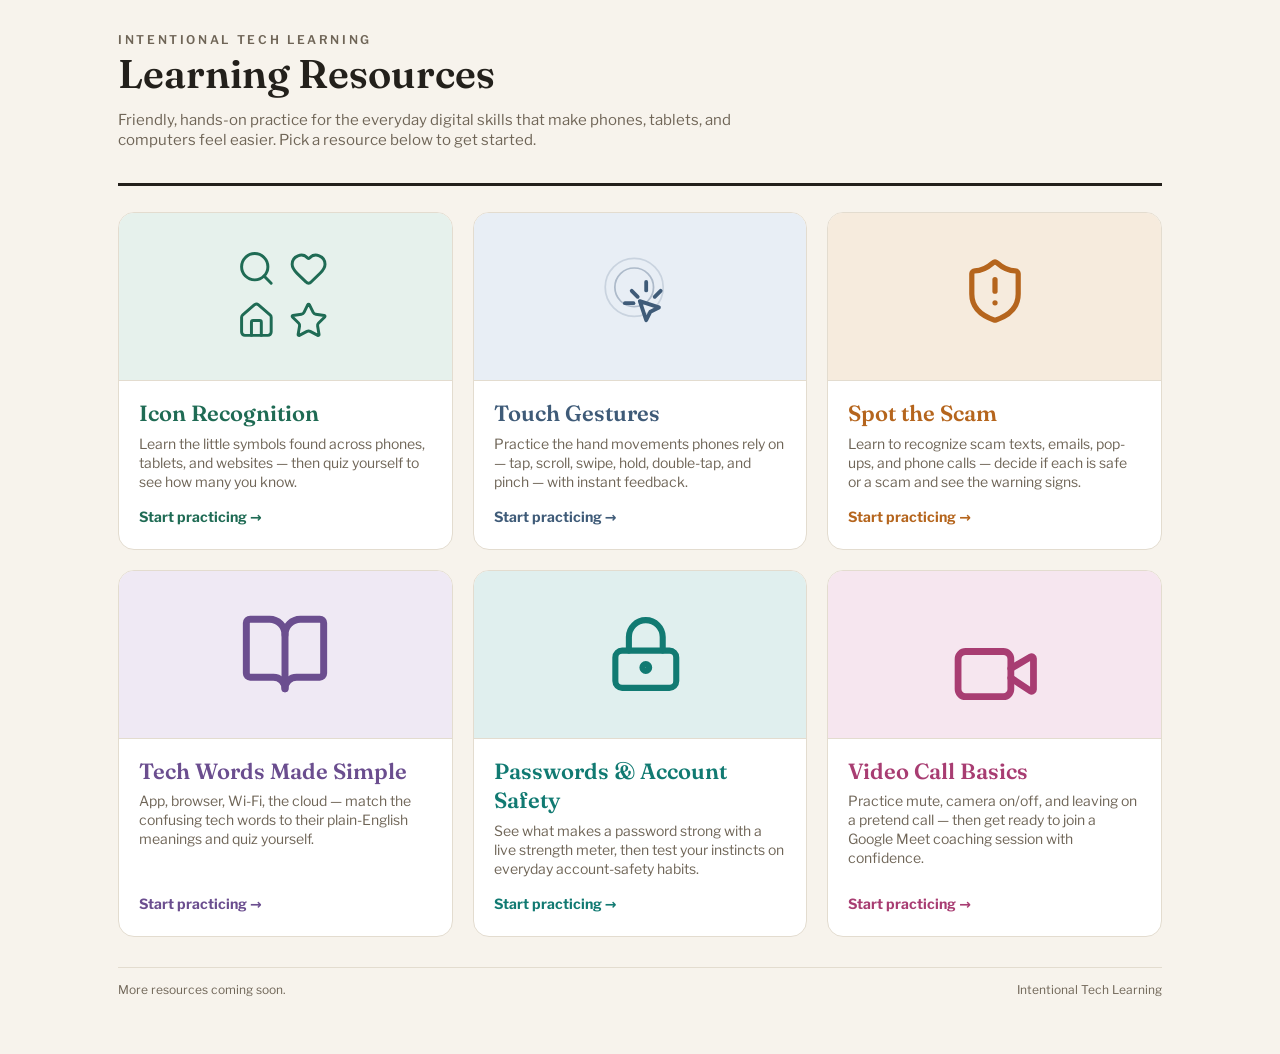
<file: index.html>
<!doctype html>
<html lang="en">
  <head>
    <meta charset="utf-8" />
    <meta name="viewport" content="width=device-width, initial-scale=1" />
    <title>Learning Resources</title>
    <link rel="preconnect" href="https://fonts.googleapis.com" />
    <link rel="preconnect" href="https://fonts.gstatic.com" crossorigin />
    <link
      href="https://fonts.googleapis.com/css2?family=Fraunces:opsz,wght@9..144,500;9..144,600;9..144,700&family=Libre+Franklin:wght@400;500;600;700&display=swap"
      rel="stylesheet"
    />
    <link rel="stylesheet" href="styles.css" />
  </head>
  <body>
    <div class="wrap">
      <header class="head">
        <div class="kicker">Intentional Tech Learning</div>
        <h1>Learning Resources</h1>
        <p class="sub">
          Friendly, hands-on practice for the everyday digital skills that make
          phones, tablets, and computers feel easier. Pick a resource below to
          get started.
        </p>
      </header>

      <div class="resource-grid">
        <a class="resource-card rc-icons" href="icons.html">
          <div class="rc-art">
            <svg
              viewBox="0 0 120 120"
              xmlns="http://www.w3.org/2000/svg"
              fill="none"
              stroke="currentColor"
              stroke-width="1.8"
              stroke-linecap="round"
              stroke-linejoin="round"
              aria-hidden="true"
            >
              <g transform="translate(10,10) scale(1.7)">
                <path d="m21 21-4.34-4.34" />
                <circle cx="11" cy="11" r="8" />
              </g>
              <g transform="translate(64,10) scale(1.7)">
                <path
                  d="M2 9.5a5.5 5.5 0 0 1 9.591-3.676.56.56 0 0 0 .818 0A5.49 5.49 0 0 1 22 9.5c0 2.29-1.5 4-3 5.5l-5.492 5.313a2 2 0 0 1-3 .019L5 15c-1.5-1.5-3-3.2-3-5.5"
                />
              </g>
              <g transform="translate(10,64) scale(1.7)">
                <path d="M15 21v-8a1 1 0 0 0-1-1h-4a1 1 0 0 0-1 1v8" />
                <path
                  d="M3 10a2 2 0 0 1 .709-1.528l7-6a2 2 0 0 1 2.582 0l7 6A2 2 0 0 1 21 10v9a2 2 0 0 1-2 2H5a2 2 0 0 1-2-2z"
                />
              </g>
              <g transform="translate(64,64) scale(1.7)">
                <path
                  d="M11.525 2.295a.53.53 0 0 1 .95 0l2.31 4.679a2.123 2.123 0 0 0 1.595 1.16l5.166.756a.53.53 0 0 1 .294.904l-3.736 3.638a2.123 2.123 0 0 0-.611 1.878l.882 5.14a.53.53 0 0 1-.771.56l-4.618-2.428a2.122 2.122 0 0 0-1.973 0L6.396 21.01a.53.53 0 0 1-.77-.56l.881-5.139a2.122 2.122 0 0 0-.611-1.879L2.16 9.795a.53.53 0 0 1 .294-.906l5.165-.755a2.122 2.122 0 0 0 1.597-1.16z"
                />
              </g>
            </svg>
          </div>
          <div class="rc-body">
            <h2>Icon Recognition</h2>
            <p>
              Learn the little symbols found across phones, tablets, and
              websites — then quiz yourself to see how many you know.
            </p>
            <span class="rc-go">Start practicing →</span>
          </div>
        </a>

        <a class="resource-card rc-gestures" href="gestures.html">
          <div class="rc-art">
            <svg
              viewBox="0 0 120 120"
              xmlns="http://www.w3.org/2000/svg"
              fill="none"
              stroke="currentColor"
              stroke-width="1.8"
              stroke-linecap="round"
              stroke-linejoin="round"
              aria-hidden="true"
            >
              <circle cx="54" cy="50" r="30" opacity="0.18" />
              <circle cx="54" cy="50" r="20" opacity="0.35" />
              <g transform="translate(40,40) scale(2.2)">
                <path d="M12 2v4" />
                <path d="M5.2 6.2 8 9" />
                <path d="M2 12h4" />
                <path d="M16 9l2.8-2.8" />
                <path d="m9 11 9 3-4 2-2 4-3-9z" />
              </g>
            </svg>
          </div>
          <div class="rc-body">
            <h2>Touch Gestures</h2>
            <p>
              Practice the hand movements phones rely on — tap, scroll, swipe,
              hold, double-tap, and pinch — with instant feedback.
            </p>
            <span class="rc-go">Start practicing →</span>
          </div>
        </a>

        <a class="resource-card rc-alt" href="scam.html">
          <div class="rc-art">
            <svg
              viewBox="0 0 120 120"
              xmlns="http://www.w3.org/2000/svg"
              fill="none"
              stroke="currentColor"
              stroke-width="1.8"
              stroke-linecap="round"
              stroke-linejoin="round"
              aria-hidden="true"
            >
              <g transform="translate(24,18) scale(3)">
                <path
                  d="M20 13c0 5-3.5 7.5-7.66 8.95a1 1 0 0 1-.67-.01C7.5 20.5 4 18 4 13V6a1 1 0 0 1 1-1c2 0 4.5-1.2 6.24-2.72a1.17 1.17 0 0 1 1.52 0C14.51 3.81 17 5 19 5a1 1 0 0 1 1 1z"
                />
                <path d="M12 8v4" />
                <path d="M12 16h.01" />
              </g>
            </svg>
          </div>
          <div class="rc-body">
            <h2>Spot the Scam</h2>
            <p>
              Learn to recognize scam texts, emails, pop-ups, and phone calls —
              decide if each is safe or a scam and see the warning signs.
            </p>
            <span class="rc-go">Start practicing →</span>
          </div>
        </a>
        <a class="resource-card rc-words" href="words.html">
          <div class="rc-art">
            <svg
              viewBox="0 0 120 120"
              xmlns="http://www.w3.org/2000/svg"
              fill="none"
              stroke="currentColor"
              stroke-width="1.8"
              stroke-linecap="round"
              stroke-linejoin="round"
              aria-hidden="true"
            >
              <g transform="translate(12,12) scale(4)">
                <path d="M12 7v14" />
                <path
                  d="M3 18a1 1 0 0 1-1-1V4a1 1 0 0 1 1-1h5a4 4 0 0 1 4 4 4 4 0 0 1 4-4h5a1 1 0 0 1 1 1v13a1 1 0 0 1-1 1h-6a3 3 0 0 0-3 3 3 3 0 0 0-3-3z"
                />
              </g>
            </svg>
          </div>
          <div class="rc-body">
            <h2>Tech Words Made Simple</h2>
            <p>
              App, browser, Wi-Fi, the cloud — match the confusing tech words to
              their plain-English meanings and quiz yourself.
            </p>
            <span class="rc-go">Start practicing →</span>
          </div>
        </a>

        <a class="resource-card rc-pass" href="passwords.html">
          <div class="rc-art">
            <svg
              viewBox="0 0 120 120"
              xmlns="http://www.w3.org/2000/svg"
              fill="none"
              stroke="currentColor"
              stroke-width="1.8"
              stroke-linecap="round"
              stroke-linejoin="round"
              aria-hidden="true"
            >
              <g transform="translate(24,18) scale(3.5)">
                <rect width="18" height="11" x="3" y="11" rx="2" ry="2" />
                <path d="M7 11V7a5 5 0 0 1 10 0v4" />
                <circle cx="12" cy="16" r="1" />
              </g>
            </svg>
          </div>
          <div class="rc-body">
            <h2>Passwords &amp; Account Safety</h2>
            <p>
              See what makes a password strong with a live strength meter, then
              test your instincts on everyday account-safety habits.
            </p>
            <span class="rc-go">Start practicing →</span>
          </div>
        </a>

        <a class="resource-card rc-video" href="video.html">
          <div class="rc-art">
            <svg
              viewBox="0 0 120 120"
              xmlns="http://www.w3.org/2000/svg"
              fill="none"
              stroke="currentColor"
              stroke-width="1.8"
              stroke-linecap="round"
              stroke-linejoin="round"
              aria-hidden="true"
            >
              <g transform="translate(14,34) scale(3.9)">
                <path
                  d="m16 13 5.223 3.482a.5.5 0 0 0 .777-.416V7.87a.5.5 0 0 0-.752-.432L16 10.5"
                />
                <rect x="2" y="6" width="14" height="12" rx="2" />
              </g>
            </svg>
          </div>
          <div class="rc-body">
            <h2>Video Call Basics</h2>
            <p>
              Practice mute, camera on/off, and leaving on a pretend call — then
              get ready to join a Google Meet coaching session with confidence.
            </p>
            <span class="rc-go">Start practicing →</span>
          </div>
        </a>
      </div>

      <footer>
        <span>More resources coming soon.</span>
        <span>Intentional Tech Learning</span>
      </footer>
    </div>
  </body>
</html>
</file>
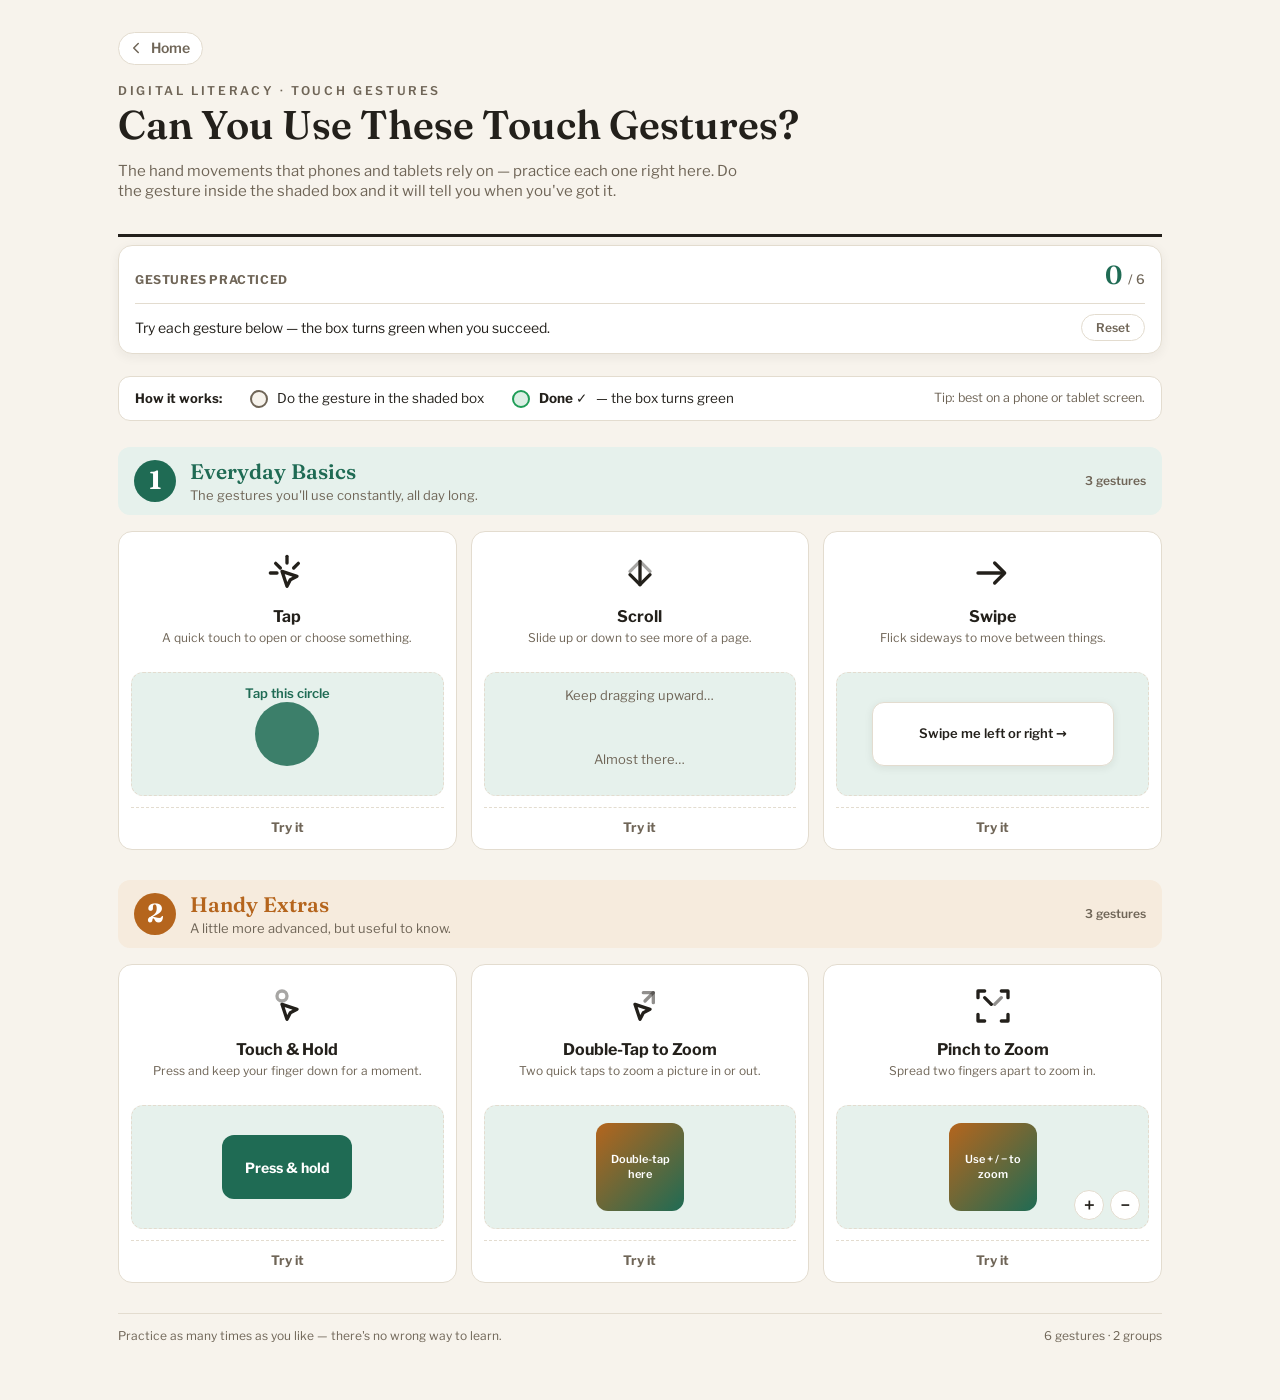
<file: gestures.html>
<!doctype html>
<html lang="en">
  <head>
    <meta charset="utf-8" />
    <meta name="viewport" content="width=device-width, initial-scale=1, maximum-scale=1, user-scalable=no" />
    <title>Touch Gesture Practice</title>
    <link rel="preconnect" href="https://fonts.googleapis.com" />
    <link rel="preconnect" href="https://fonts.gstatic.com" crossorigin />
    <link
      href="https://fonts.googleapis.com/css2?family=Fraunces:opsz,wght@9..144,500;9..144,600;9..144,700&family=Libre+Franklin:wght@400;500;600;700&display=swap"
      rel="stylesheet"
    />
    <link rel="stylesheet" href="styles.css" />
  </head>
  <body>
    <div class="wrap">
      <nav class="topnav no-print">
        <a class="back-link" href="index.html">
          <svg
            width="18"
            height="18"
            xmlns="http://www.w3.org/2000/svg"
            viewBox="0 0 24 24"
            fill="none"
            stroke="currentColor"
            stroke-width="2"
            stroke-linecap="round"
            stroke-linejoin="round"
            aria-hidden="true"
          >
            <path d="m15 18-6-6 6-6" />
          </svg>
          <span>Home</span>
        </a>
      </nav>

      <header class="head">
        <div class="kicker">Digital Literacy · Touch Gestures</div>
        <h1>Can You Use These Touch Gestures?</h1>
        <p class="sub">
          The hand movements that phones and tablets rely on — practice each one
          right here. Do the gesture inside the shaded box and it will tell you
          when you've got it.
        </p>
      </header>

      <div class="scoreboard no-print" id="scoreboard">
        <div class="gb-row">
          <span class="gb-label">Gestures practiced</span>
          <span class="gb-count"><span id="gb-done">0</span> <small>/ 6</small></span>
        </div>
        <div class="sb-footer">
          <span class="sb-feedback" id="sb-feedback"
            >Try each gesture below — the box turns green when you succeed.</span
          >
          <button type="button" class="sb-reset" id="sb-reset">Reset</button>
        </div>
      </div>

      <div class="legend">
        <span style="font-weight: 700; font-size: 13px">How it works:</span>
        <span class="grp">
          <span class="swatch try"></span> Do the gesture in the shaded box
        </span>
        <span class="grp">
          <span class="swatch ok"></span> <b>Done ✓</b> — the box turns green
        </span>
        <span class="legend-hint">Tip: best on a phone or tablet screen.</span>
      </div>

      <section class="tier tier1">
        <div class="tier-head">
          <span class="tier-num">1</span>
          <div>
            <h2>Everyday Basics</h2>
            <p>The gestures you'll use constantly, all day long.</p>
          </div>
          <span class="tier-count">3 gestures</span>
        </div>
        <div class="grid gesture-grid">
          <!-- Tap -->
          <div class="card gesture-card" data-gesture="tap">
            <div class="gesture-icon">
              <svg
                class="ic"
                width="40"
                height="40"
                xmlns="http://www.w3.org/2000/svg"
                viewBox="0 0 24 24"
                fill="none"
                stroke="currentColor"
                stroke-width="2"
                stroke-linecap="round"
                stroke-linejoin="round"
                aria-hidden="true"
              >
                <path d="M12 2v4" />
                <path d="M5.2 6.2 8 9" />
                <path d="M2 12h4" />
                <path d="M16 9l2.8-2.8" />
                <path d="m9 11 9 3-4 2-2 4-3-9z" />
              </svg>
            </div>
            <div class="label">Tap</div>
            <div class="desc">A quick touch to open or choose something.</div>
            <div class="gz" data-zone="tap">
              <span class="gz-hint">Tap this circle</span>
              <span class="gz-target" id="tap-target" aria-hidden="true"></span>
            </div>
            <div class="gesture-status" data-status>Try it</div>
          </div>

          <!-- Scroll -->
          <div class="card gesture-card" data-gesture="scroll">
            <div class="gesture-icon">
              <svg
                class="ic"
                width="40"
                height="40"
                xmlns="http://www.w3.org/2000/svg"
                viewBox="0 0 24 24"
                fill="none"
                stroke="currentColor"
                stroke-width="2"
                stroke-linecap="round"
                stroke-linejoin="round"
                aria-hidden="true"
              >
                <path d="M12 5v14" />
                <path d="m6 13 6 6 6-6" />
                <path d="m6 11 6-6 6 6" opacity="0.4" />
              </svg>
            </div>
            <div class="label">Scroll</div>
            <div class="desc">Slide up or down to see more of a page.</div>
            <div class="gz gz-scroll" data-zone="scroll">
              <div class="scroll-inner">
                <p>Keep dragging upward…</p>
                <p>Almost there…</p>
                <p>A little more…</p>
                <p>Nearly down…</p>
                <p class="scroll-goal">⭐ You reached the bottom!</p>
              </div>
            </div>
            <div class="gesture-status" data-status>Try it</div>
          </div>

          <!-- Swipe -->
          <div class="card gesture-card" data-gesture="swipe">
            <div class="gesture-icon">
              <svg
                class="ic"
                width="40"
                height="40"
                xmlns="http://www.w3.org/2000/svg"
                viewBox="0 0 24 24"
                fill="none"
                stroke="currentColor"
                stroke-width="2"
                stroke-linecap="round"
                stroke-linejoin="round"
                aria-hidden="true"
              >
                <path d="M3 12h14" />
                <path d="m13 6 6 6-6 6" />
              </svg>
            </div>
            <div class="label">Swipe</div>
            <div class="desc">Flick sideways to move between things.</div>
            <div class="gz gz-swipe" data-zone="swipe">
              <div class="swipe-card" id="swipe-card">Swipe me left or right →</div>
            </div>
            <div class="gesture-status" data-status>Try it</div>
          </div>
        </div>
      </section>

      <section class="tier tier2">
        <div class="tier-head">
          <span class="tier-num">2</span>
          <div>
            <h2>Handy Extras</h2>
            <p>A little more advanced, but useful to know.</p>
          </div>
          <span class="tier-count">3 gestures</span>
        </div>
        <div class="grid gesture-grid">
          <!-- Touch & Hold -->
          <div class="card gesture-card" data-gesture="hold">
            <div class="gesture-icon">
              <svg
                class="ic"
                width="40"
                height="40"
                xmlns="http://www.w3.org/2000/svg"
                viewBox="0 0 24 24"
                fill="none"
                stroke="currentColor"
                stroke-width="2"
                stroke-linecap="round"
                stroke-linejoin="round"
                aria-hidden="true"
              >
                <path d="m9 11 9 3-4 2-2 4-3-9z" />
                <circle cx="9" cy="6" r="3" opacity="0.4" />
              </svg>
            </div>
            <div class="label">Touch &amp; Hold</div>
            <div class="desc">Press and keep your finger down for a moment.</div>
            <div class="gz" data-zone="hold">
              <button type="button" class="hold-target" id="hold-target">
                <span class="hold-fill" id="hold-fill"></span>
                <span class="hold-text">Press &amp; hold</span>
              </button>
            </div>
            <div class="gesture-status" data-status>Try it</div>
          </div>

          <!-- Double-Tap to Zoom -->
          <div class="card gesture-card" data-gesture="doubletap">
            <div class="gesture-icon">
              <svg
                class="ic"
                width="40"
                height="40"
                xmlns="http://www.w3.org/2000/svg"
                viewBox="0 0 24 24"
                fill="none"
                stroke="currentColor"
                stroke-width="2"
                stroke-linecap="round"
                stroke-linejoin="round"
                aria-hidden="true"
              >
                <path d="m9 11 9 3-4 2-2 4-3-9z" />
                <path d="M14 4h6v6" opacity="0.5" />
                <path d="M20 4l-5 5" opacity="0.5" />
              </svg>
            </div>
            <div class="label">Double-Tap to Zoom</div>
            <div class="desc">Two quick taps to zoom a picture in or out.</div>
            <div class="gz gz-zoom" data-zone="doubletap">
              <div class="zoom-box" id="doubletap-box">
                <span class="gz-hint">Double-tap here</span>
              </div>
            </div>
            <div class="gesture-status" data-status>Try it</div>
          </div>

          <!-- Pinch to Zoom -->
          <div class="card gesture-card" data-gesture="pinch">
            <div class="gesture-icon">
              <svg
                class="ic"
                width="40"
                height="40"
                xmlns="http://www.w3.org/2000/svg"
                viewBox="0 0 24 24"
                fill="none"
                stroke="currentColor"
                stroke-width="2"
                stroke-linecap="round"
                stroke-linejoin="round"
                aria-hidden="true"
              >
                <path d="M3 7V3h4" />
                <path d="M21 7V3h-4" />
                <path d="M3 17v4h4" />
                <path d="M21 17v4h-4" />
                <path d="m7 7 4 4" />
                <path d="m17 7-4 4" opacity="0.5" />
              </svg>
            </div>
            <div class="label">Pinch to Zoom</div>
            <div class="desc">Spread two fingers apart to zoom in.</div>
            <div class="gz gz-zoom" data-zone="pinch">
              <div class="zoom-box" id="pinch-box">
                <span class="gz-hint">Pinch out with two fingers</span>
              </div>
              <div class="pinch-fallback" id="pinch-fallback" hidden>
                <button type="button" data-pinch="out" aria-label="Zoom in">＋</button>
                <button type="button" data-pinch="in" aria-label="Zoom out">－</button>
              </div>
            </div>
            <div class="gesture-status" data-status>Try it</div>
          </div>
        </div>
      </section>

      <footer>
        <span>Practice as many times as you like — there's no wrong way to learn.</span>
        <span>6 gestures · 2 groups</span>
      </footer>
    </div>
    <script src="gestures.js"></script>
  </body>
</html>
</file>
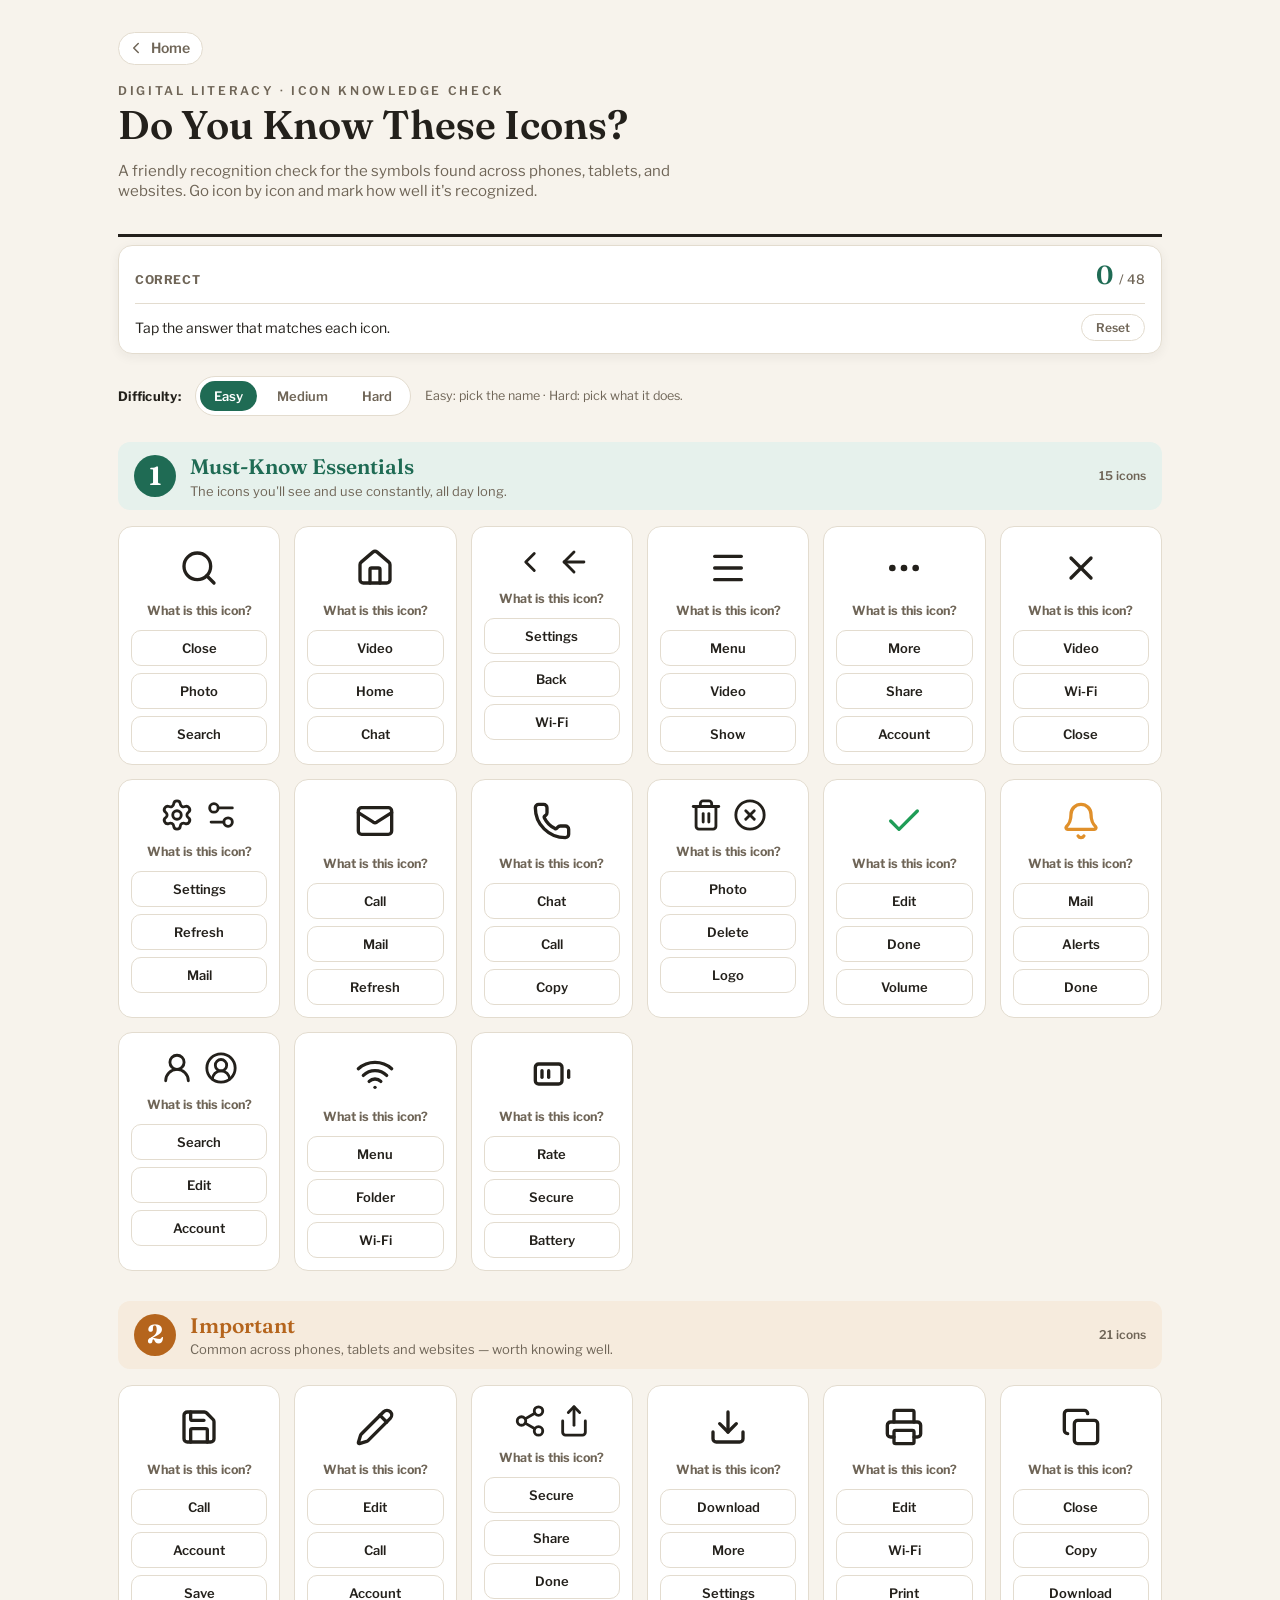
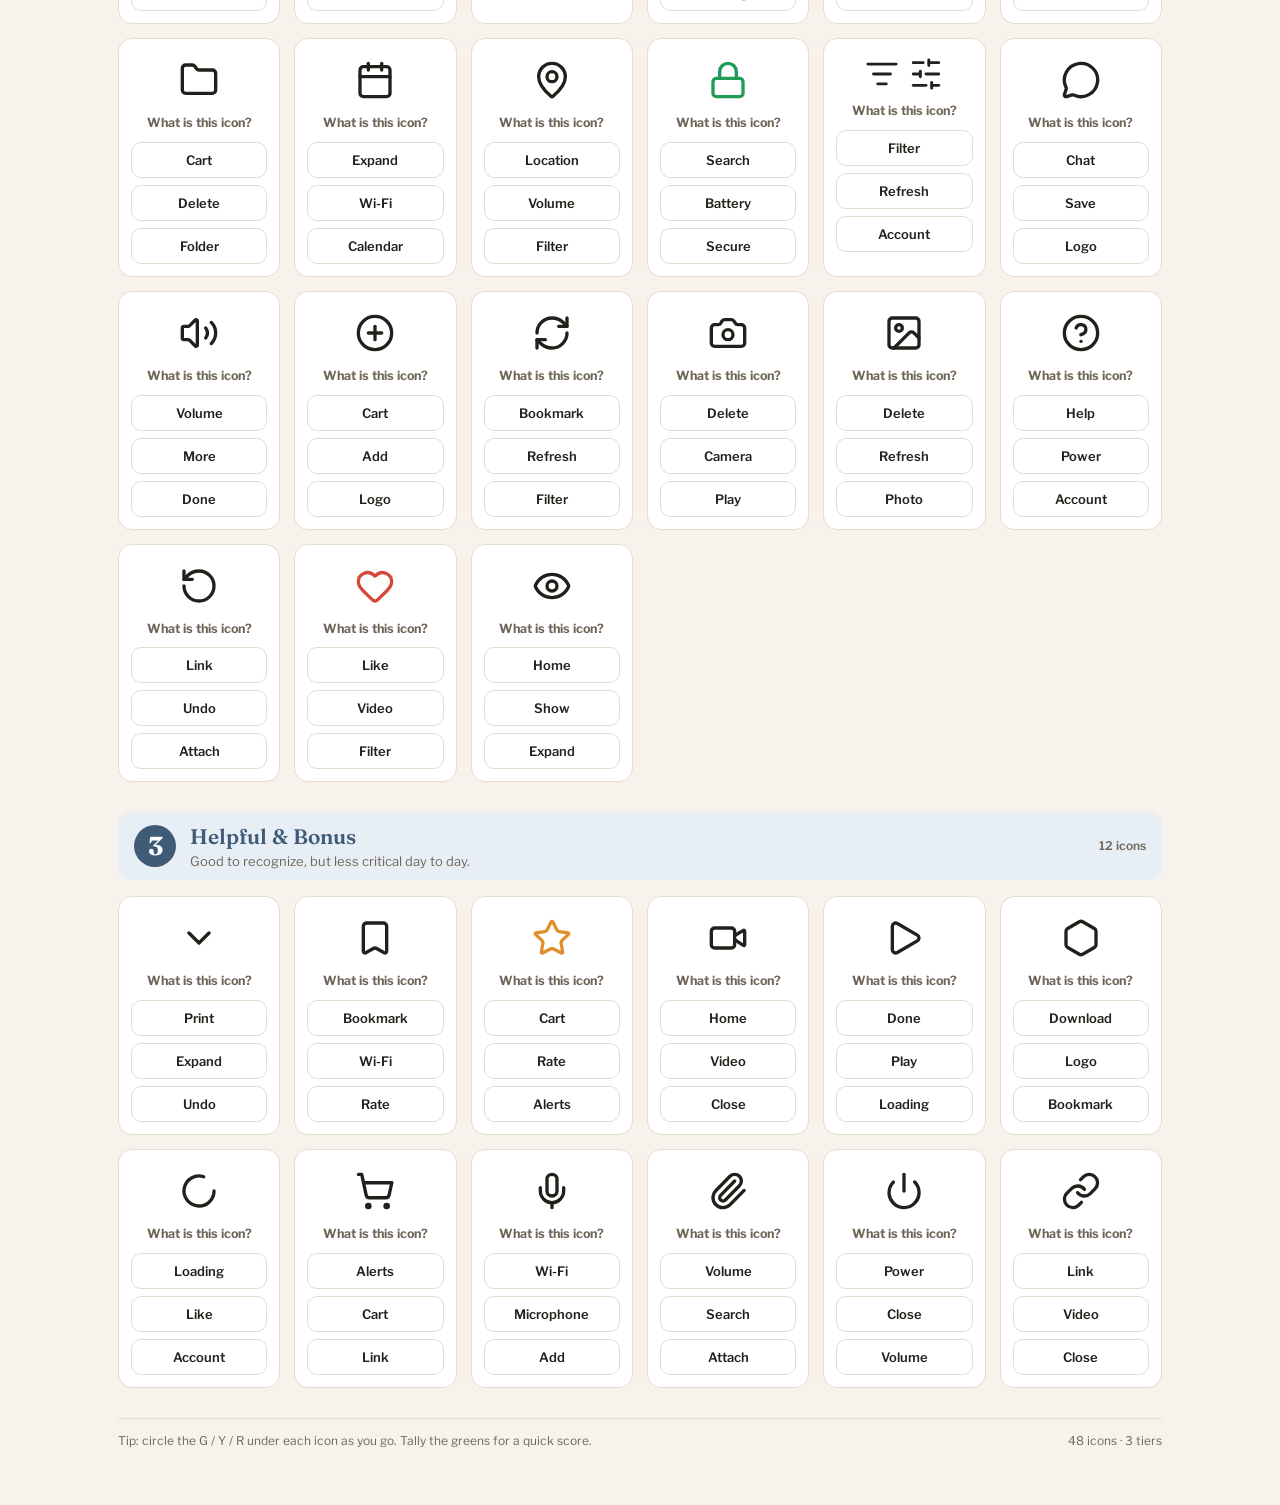
<file: icons.html>
<!doctype html>
<html lang="en">
  <head>
    <meta charset="utf-8" />
    <meta name="viewport" content="width=device-width, initial-scale=1" />
    <title>Icon Recognition Sheet</title>
    <link rel="preconnect" href="https://fonts.googleapis.com" />
    <link rel="preconnect" href="https://fonts.gstatic.com" crossorigin />
    <link
      href="https://fonts.googleapis.com/css2?family=Fraunces:opsz,wght@9..144,500;9..144,600;9..144,700&family=Libre+Franklin:wght@400;500;600;700&display=swap"
      rel="stylesheet"
    />
    <link rel="stylesheet" href="styles.css" />
  </head>
  <body>
    <div class="wrap">
      <nav class="topnav no-print">
        <a class="back-link" href="index.html">
          <svg
            width="18"
            height="18"
            xmlns="http://www.w3.org/2000/svg"
            viewBox="0 0 24 24"
            fill="none"
            stroke="currentColor"
            stroke-width="2"
            stroke-linecap="round"
            stroke-linejoin="round"
            aria-hidden="true"
          >
            <path d="m15 18-6-6 6-6" />
          </svg>
          <span>Home</span>
        </a>
      </nav>

      <header class="head">
        <div class="kicker">Digital Literacy · Icon Knowledge Check</div>
        <h1>Do You Know These Icons?</h1>
        <p class="sub">
          A friendly recognition check for the symbols found across phones,
          tablets, and websites. Go icon by icon and mark how well it's
          recognized.
        </p>
      </header>

      <div class="scoreboard no-print" id="scoreboard">
        <div class="sb-banner" id="sb-banner" hidden>
          You're practicing the icons you missed. Get them all right to master
          your icons!
        </div>
        <div class="gb-row">
          <span class="gb-label">Correct</span>
          <span class="gb-count"><span id="gb-done">0</span> <small>/ 48</small></span>
        </div>
        <div class="sb-footer">
          <span class="sb-feedback" id="sb-feedback"
            >Tap the answer that matches each icon.</span
          >
          <button type="button" class="sb-practice" id="sb-practice" hidden>
            Practice what I missed
          </button>
          <button type="button" class="sb-reset" id="sb-reset">Reset</button>
        </div>
      </div>

      <div class="testbar no-print">
        <span class="testbar-label">Difficulty:</span>
        <div class="test-toggles">
          <button type="button" class="test-toggle diff-toggle active" data-level="easy">
            Easy
          </button>
          <button type="button" class="test-toggle diff-toggle" data-level="medium">
            Medium
          </button>
          <button type="button" class="test-toggle diff-toggle" data-level="hard">
            Hard
          </button>
        </div>
        <span class="testbar-hint">Easy: pick the name · Hard: pick what it does.</span>
      </div>

      <section class="tier tier1">
        <div class="tier-head">
          <span class="tier-num">1</span>
          <div>
            <h2>Must-Know Essentials</h2>
            <p>The icons you'll see and use constantly, all day long.</p>
          </div>
          <span class="tier-count">15 icons</span>
        </div>
        <div class="grid">
          <div class="card">
            <div class="card-top">
              <svg
                class="ic"
                width="40"
                height="40"
                xmlns="http://www.w3.org/2000/svg"
                viewBox="0 0 24 24"
                fill="none"
                stroke="currentColor"
                stroke-width="2"
                stroke-linecap="round"
                stroke-linejoin="round"
              >
                <path d="m21 21-4.34-4.34" />
                <circle cx="11" cy="11" r="8" />
              </svg>
            </div>
            <div class="label">Search</div>
            <div class="desc">Find things — tap, then type</div>
          </div>
          <div class="card">
            <div class="card-top">
              <svg
                class="ic"
                width="40"
                height="40"
                xmlns="http://www.w3.org/2000/svg"
                viewBox="0 0 24 24"
                fill="none"
                stroke="currentColor"
                stroke-width="2"
                stroke-linecap="round"
                stroke-linejoin="round"
              >
                <path d="M15 21v-8a1 1 0 0 0-1-1h-4a1 1 0 0 0-1 1v8" />
                <path
                  d="M3 10a2 2 0 0 1 .709-1.528l7-6a2 2 0 0 1 2.582 0l7 6A2 2 0 0 1 21 10v9a2 2 0 0 1-2 2H5a2 2 0 0 1-2-2z"
                />
              </svg>
            </div>
            <div class="label">Home</div>
            <div class="desc">Back to the main screen</div>
          </div>
          <div class="card">
            <div class="card-top multi">
              <svg
                class="ic"
                width="40"
                height="40"
                xmlns="http://www.w3.org/2000/svg"
                viewBox="0 0 24 24"
                fill="none"
                stroke="currentColor"
                stroke-width="2"
                stroke-linecap="round"
                stroke-linejoin="round"
              >
                <path d="m15 18-6-6 6-6" />
              </svg>
              <svg
                class="ic"
                width="40"
                height="40"
                xmlns="http://www.w3.org/2000/svg"
                viewBox="0 0 24 24"
                fill="none"
                stroke="currentColor"
                stroke-width="2"
                stroke-linecap="round"
                stroke-linejoin="round"
              >
                <path d="m12 19-7-7 7-7" />
                <path d="M19 12H5" />
              </svg>
            </div>
            <div class="label">Back</div>
            <div class="desc">Go to the previous screen</div>
          </div>
          <div class="card">
            <div class="card-top">
              <svg
                class="ic"
                width="40"
                height="40"
                xmlns="http://www.w3.org/2000/svg"
                viewBox="0 0 24 24"
                fill="none"
                stroke="currentColor"
                stroke-width="2"
                stroke-linecap="round"
                stroke-linejoin="round"
              >
                <path d="M4 5h16" />
                <path d="M4 12h16" />
                <path d="M4 19h16" />
              </svg>
            </div>
            <div class="label">Menu</div>
            <div class="desc">Opens the main menu</div>
          </div>
          <div class="card">
            <div class="card-top">
              <svg
                class="ic"
                width="40"
                height="40"
                xmlns="http://www.w3.org/2000/svg"
                viewBox="0 0 24 24"
                fill="none"
                stroke="currentColor"
                stroke-width="2"
                stroke-linecap="round"
                stroke-linejoin="round"
              >
                <circle cx="12" cy="12" r="1" />
                <circle cx="19" cy="12" r="1" />
                <circle cx="5" cy="12" r="1" />
              </svg>
            </div>
            <div class="label">More</div>
            <div class="desc">More options (three dots)</div>
          </div>
          <div class="card">
            <div class="card-top">
              <svg
                class="ic"
                width="40"
                height="40"
                xmlns="http://www.w3.org/2000/svg"
                viewBox="0 0 24 24"
                fill="none"
                stroke="currentColor"
                stroke-width="2"
                stroke-linecap="round"
                stroke-linejoin="round"
              >
                <path d="M18 6 6 18" />
                <path d="m6 6 12 12" />
              </svg>
            </div>
            <div class="label">Close</div>
            <div class="desc">Close or dismiss this</div>
          </div>
          <div class="card">
            <div class="card-top multi">
              <svg
                class="ic"
                width="40"
                height="40"
                xmlns="http://www.w3.org/2000/svg"
                viewBox="0 0 24 24"
                fill="none"
                stroke="currentColor"
                stroke-width="2"
                stroke-linecap="round"
                stroke-linejoin="round"
              >
                <path
                  d="M9.671 4.136a2.34 2.34 0 0 1 4.659 0 2.34 2.34 0 0 0 3.319 1.915 2.34 2.34 0 0 1 2.33 4.033 2.34 2.34 0 0 0 0 3.831 2.34 2.34 0 0 1-2.33 4.033 2.34 2.34 0 0 0-3.319 1.915 2.34 2.34 0 0 1-4.659 0 2.34 2.34 0 0 0-3.32-1.915 2.34 2.34 0 0 1-2.33-4.033 2.34 2.34 0 0 0 0-3.831A2.34 2.34 0 0 1 6.35 6.051a2.34 2.34 0 0 0 3.319-1.915"
                />
                <circle cx="12" cy="12" r="3" />
              </svg>
              <svg
                class="ic"
                width="40"
                height="40"
                xmlns="http://www.w3.org/2000/svg"
                viewBox="0 0 24 24"
                fill="none"
                stroke="currentColor"
                stroke-width="2"
                stroke-linecap="round"
                stroke-linejoin="round"
              >
                <path d="M20 7h-9" />
                <path d="M14 17H5" />
                <circle cx="17" cy="17" r="3" />
                <circle cx="7" cy="7" r="3" />
              </svg>
            </div>
            <div class="label">Settings</div>
            <div class="desc">Change options &amp; preferences</div>
          </div>
          <div class="card">
            <div class="card-top">
              <svg
                class="ic"
                width="40"
                height="40"
                xmlns="http://www.w3.org/2000/svg"
                viewBox="0 0 24 24"
                fill="none"
                stroke="currentColor"
                stroke-width="2"
                stroke-linecap="round"
                stroke-linejoin="round"
              >
                <path d="m22 7-8.991 5.727a2 2 0 0 1-2.009 0L2 7" />
                <rect x="2" y="4" width="20" height="16" rx="2" />
              </svg>
            </div>
            <div class="label">Mail</div>
            <div class="desc">Email messages</div>
          </div>
          <div class="card">
            <div class="card-top">
              <svg
                class="ic"
                width="40"
                height="40"
                xmlns="http://www.w3.org/2000/svg"
                viewBox="0 0 24 24"
                fill="none"
                stroke="currentColor"
                stroke-width="2"
                stroke-linecap="round"
                stroke-linejoin="round"
              >
                <path
                  d="M13.832 16.568a1 1 0 0 0 1.213-.303l.355-.465A2 2 0 0 1 17 15h3a2 2 0 0 1 2 2v3a2 2 0 0 1-2 2A18 18 0 0 1 2 4a2 2 0 0 1 2-2h3a2 2 0 0 1 2 2v3a2 2 0 0 1-.8 1.6l-.468.351a1 1 0 0 0-.292 1.233 14 14 0 0 0 6.392 6.384"
                />
              </svg>
            </div>
            <div class="label">Call</div>
            <div class="desc">Make a phone call</div>
          </div>
          <div class="card">
            <div class="card-top multi">
              <svg
                class="ic"
                width="40"
                height="40"
                xmlns="http://www.w3.org/2000/svg"
                viewBox="0 0 24 24"
                fill="none"
                stroke="currentColor"
                stroke-width="2"
                stroke-linecap="round"
                stroke-linejoin="round"
              >
                <path d="M10 11v6" />
                <path d="M14 11v6" />
                <path d="M19 6v14a2 2 0 0 1-2 2H7a2 2 0 0 1-2-2V6" />
                <path d="M3 6h18" />
                <path d="M8 6V4a2 2 0 0 1 2-2h4a2 2 0 0 1 2 2v2" />
              </svg>
              <svg
                class="ic"
                width="40"
                height="40"
                xmlns="http://www.w3.org/2000/svg"
                viewBox="0 0 24 24"
                fill="none"
                stroke="currentColor"
                stroke-width="2"
                stroke-linecap="round"
                stroke-linejoin="round"
              >
                <circle cx="12" cy="12" r="10" />
                <path d="m15 9-6 6" />
                <path d="m9 9 6 6" />
              </svg>
            </div>
            <div class="label">Delete</div>
            <div class="desc">Remove / throw away</div>
          </div>
          <div class="card">
            <div class="card-top">
              <svg
                class="ic green"
                width="40"
                height="40"
                xmlns="http://www.w3.org/2000/svg"
                viewBox="0 0 24 24"
                fill="none"
                stroke="currentColor"
                stroke-width="2"
                stroke-linecap="round"
                stroke-linejoin="round"
              >
                <path d="M20 6 9 17l-5-5" />
              </svg>
            </div>
            <div class="label">Done</div>
            <div class="desc">Confirm — saved / done</div>
          </div>
          <div class="card">
            <div class="card-top">
              <svg
                class="ic amber"
                width="40"
                height="40"
                xmlns="http://www.w3.org/2000/svg"
                viewBox="0 0 24 24"
                fill="none"
                stroke="currentColor"
                stroke-width="2"
                stroke-linecap="round"
                stroke-linejoin="round"
              >
                <path d="M10.268 21a2 2 0 0 0 3.464 0" />
                <path
                  d="M3.262 15.326A1 1 0 0 0 4 17h16a1 1 0 0 0 .74-1.673C19.41 13.956 18 12.499 18 8A6 6 0 0 0 6 8c0 4.499-1.411 5.956-2.738 7.326"
                />
              </svg>
            </div>
            <div class="label">Alerts</div>
            <div class="desc">Notifications</div>
          </div>
          <div class="card">
            <div class="card-top multi">
              <svg
                class="ic"
                width="40"
                height="40"
                xmlns="http://www.w3.org/2000/svg"
                viewBox="0 0 24 24"
                fill="none"
                stroke="currentColor"
                stroke-width="2"
                stroke-linecap="round"
                stroke-linejoin="round"
              >
                <circle cx="12" cy="8" r="5" />
                <path d="M20 21a8 8 0 0 0-16 0" />
              </svg>
              <svg
                class="ic"
                width="40"
                height="40"
                xmlns="http://www.w3.org/2000/svg"
                viewBox="0 0 24 24"
                fill="none"
                stroke="currentColor"
                stroke-width="2"
                stroke-linecap="round"
                stroke-linejoin="round"
              >
                <path d="M18 20a6 6 0 0 0-12 0" />
                <circle cx="12" cy="10" r="4" />
                <circle cx="12" cy="12" r="10" />
              </svg>
            </div>
            <div class="label">Account</div>
            <div class="desc">Your profile / account</div>
          </div>
          <div class="card">
            <div class="card-top">
              <svg
                class="ic"
                width="40"
                height="40"
                xmlns="http://www.w3.org/2000/svg"
                viewBox="0 0 24 24"
                fill="none"
                stroke="currentColor"
                stroke-width="2"
                stroke-linecap="round"
                stroke-linejoin="round"
              >
                <path d="M12 20h.01" />
                <path d="M2 8.82a15 15 0 0 1 20 0" />
                <path d="M5 12.859a10 10 0 0 1 14 0" />
                <path d="M8.5 16.429a5 5 0 0 1 7 0" />
              </svg>
            </div>
            <div class="label">Wi-Fi</div>
            <div class="desc">Internet connection</div>
          </div>
          <div class="card">
            <div class="card-top">
              <svg
                class="ic"
                width="40"
                height="40"
                xmlns="http://www.w3.org/2000/svg"
                viewBox="0 0 24 24"
                fill="none"
                stroke="currentColor"
                stroke-width="2"
                stroke-linecap="round"
                stroke-linejoin="round"
              >
                <path d="M10 14v-4" />
                <path d="M22 14v-4" />
                <path d="M6 14v-4" />
                <rect x="2" y="6" width="16" height="12" rx="2" />
              </svg>
            </div>
            <div class="label">Battery</div>
            <div class="desc">Power level</div>
          </div>
        </div>
      </section>
      <section class="tier tier2">
        <div class="tier-head">
          <span class="tier-num">2</span>
          <div>
            <h2>Important</h2>
            <p>
              Common across phones, tablets and websites — worth knowing well.
            </p>
          </div>
          <span class="tier-count">21 icons</span>
        </div>
        <div class="grid">
          <div class="card">
            <div class="card-top">
              <svg
                class="ic"
                width="40"
                height="40"
                xmlns="http://www.w3.org/2000/svg"
                viewBox="0 0 24 24"
                fill="none"
                stroke="currentColor"
                stroke-width="2"
                stroke-linecap="round"
                stroke-linejoin="round"
              >
                <path
                  d="M15.2 3a2 2 0 0 1 1.4.6l3.8 3.8a2 2 0 0 1 .6 1.4V19a2 2 0 0 1-2 2H5a2 2 0 0 1-2-2V5a2 2 0 0 1 2-2z"
                />
                <path d="M17 21v-7a1 1 0 0 0-1-1H8a1 1 0 0 0-1 1v7" />
                <path d="M7 3v4a1 1 0 0 0 1 1h7" />
              </svg>
            </div>
            <div class="label">Save</div>
            <div class="desc">Save your work (disk)</div>
          </div>
          <div class="card">
            <div class="card-top">
              <svg
                class="ic"
                width="40"
                height="40"
                xmlns="http://www.w3.org/2000/svg"
                viewBox="0 0 24 24"
                fill="none"
                stroke="currentColor"
                stroke-width="2"
                stroke-linecap="round"
                stroke-linejoin="round"
              >
                <path
                  d="M21.174 6.812a1 1 0 0 0-3.986-3.987L3.842 16.174a2 2 0 0 0-.5.83l-1.321 4.352a.5.5 0 0 0 .623.622l4.353-1.32a2 2 0 0 0 .83-.497z"
                />
                <path d="m15 5 4 4" />
              </svg>
            </div>
            <div class="label">Edit</div>
            <div class="desc">Change / edit</div>
          </div>
          <div class="card">
            <div class="card-top multi">
              <svg
                class="ic"
                width="40"
                height="40"
                xmlns="http://www.w3.org/2000/svg"
                viewBox="0 0 24 24"
                fill="none"
                stroke="currentColor"
                stroke-width="2"
                stroke-linecap="round"
                stroke-linejoin="round"
              >
                <circle cx="18" cy="5" r="3" />
                <circle cx="6" cy="12" r="3" />
                <circle cx="18" cy="19" r="3" />
                <line x1="8.59" x2="15.42" y1="13.51" y2="17.49" />
                <line x1="15.41" x2="8.59" y1="6.51" y2="10.49" />
              </svg>
              <svg
                class="ic"
                width="40"
                height="40"
                xmlns="http://www.w3.org/2000/svg"
                viewBox="0 0 24 24"
                fill="none"
                stroke="currentColor"
                stroke-width="2"
                stroke-linecap="round"
                stroke-linejoin="round"
              >
                <path d="M4 12v8a2 2 0 0 0 2 2h12a2 2 0 0 0 2-2v-8" />
                <polyline points="16 6 12 2 8 6" />
                <line x1="12" x2="12" y1="2" y2="15" />
              </svg>
            </div>
            <div class="label">Share</div>
            <div class="desc">Send to someone</div>
          </div>
          <div class="card">
            <div class="card-top">
              <svg
                class="ic"
                width="40"
                height="40"
                xmlns="http://www.w3.org/2000/svg"
                viewBox="0 0 24 24"
                fill="none"
                stroke="currentColor"
                stroke-width="2"
                stroke-linecap="round"
                stroke-linejoin="round"
              >
                <path d="M12 15V3" />
                <path d="M21 15v4a2 2 0 0 1-2 2H5a2 2 0 0 1-2-2v-4" />
                <path d="m7 10 5 5 5-5" />
              </svg>
            </div>
            <div class="label">Download</div>
            <div class="desc">Save to your device</div>
          </div>
          <div class="card">
            <div class="card-top">
              <svg
                class="ic"
                width="40"
                height="40"
                xmlns="http://www.w3.org/2000/svg"
                viewBox="0 0 24 24"
                fill="none"
                stroke="currentColor"
                stroke-width="2"
                stroke-linecap="round"
                stroke-linejoin="round"
              >
                <path
                  d="M6 18H4a2 2 0 0 1-2-2v-5a2 2 0 0 1 2-2h16a2 2 0 0 1 2 2v5a2 2 0 0 1-2 2h-2"
                />
                <path d="M6 9V3a1 1 0 0 1 1-1h10a1 1 0 0 1 1 1v6" />
                <rect x="6" y="14" width="12" height="8" rx="1" />
              </svg>
            </div>
            <div class="label">Print</div>
            <div class="desc">Print a document</div>
          </div>
          <div class="card">
            <div class="card-top">
              <svg
                class="ic"
                width="40"
                height="40"
                xmlns="http://www.w3.org/2000/svg"
                viewBox="0 0 24 24"
                fill="none"
                stroke="currentColor"
                stroke-width="2"
                stroke-linecap="round"
                stroke-linejoin="round"
              >
                <rect width="14" height="14" x="8" y="8" rx="2" ry="2" />
                <path
                  d="M4 16c-1.1 0-2-.9-2-2V4c0-1.1.9-2 2-2h10c1.1 0 2 .9 2 2"
                />
              </svg>
            </div>
            <div class="label">Copy</div>
            <div class="desc">Make a duplicate</div>
          </div>
          <div class="card">
            <div class="card-top">
              <svg
                class="ic"
                width="40"
                height="40"
                xmlns="http://www.w3.org/2000/svg"
                viewBox="0 0 24 24"
                fill="none"
                stroke="currentColor"
                stroke-width="2"
                stroke-linecap="round"
                stroke-linejoin="round"
              >
                <path
                  d="M20 20a2 2 0 0 0 2-2V8a2 2 0 0 0-2-2h-7.9a2 2 0 0 1-1.69-.9L9.6 3.9A2 2 0 0 0 7.93 3H4a2 2 0 0 0-2 2v13a2 2 0 0 0 2 2Z"
                />
              </svg>
            </div>
            <div class="label">Folder</div>
            <div class="desc">Where files are kept</div>
          </div>
          <div class="card">
            <div class="card-top">
              <svg
                class="ic"
                width="40"
                height="40"
                xmlns="http://www.w3.org/2000/svg"
                viewBox="0 0 24 24"
                fill="none"
                stroke="currentColor"
                stroke-width="2"
                stroke-linecap="round"
                stroke-linejoin="round"
              >
                <path d="M8 2v4" />
                <path d="M16 2v4" />
                <rect width="18" height="18" x="3" y="4" rx="2" />
                <path d="M3 10h18" />
              </svg>
            </div>
            <div class="label">Calendar</div>
            <div class="desc">Dates &amp; events</div>
          </div>
          <div class="card">
            <div class="card-top">
              <svg
                class="ic"
                width="40"
                height="40"
                xmlns="http://www.w3.org/2000/svg"
                viewBox="0 0 24 24"
                fill="none"
                stroke="currentColor"
                stroke-width="2"
                stroke-linecap="round"
                stroke-linejoin="round"
              >
                <path
                  d="M20 10c0 4.993-5.539 10.193-7.399 11.799a1 1 0 0 1-1.202 0C9.539 20.193 4 14.993 4 10a8 8 0 0 1 16 0"
                />
                <circle cx="12" cy="10" r="3" />
              </svg>
            </div>
            <div class="label">Location</div>
            <div class="desc">A place on a map</div>
          </div>
          <div class="card">
            <div class="card-top">
              <svg
                class="ic green"
                width="40"
                height="40"
                xmlns="http://www.w3.org/2000/svg"
                viewBox="0 0 24 24"
                fill="none"
                stroke="currentColor"
                stroke-width="2"
                stroke-linecap="round"
                stroke-linejoin="round"
              >
                <rect width="18" height="11" x="3" y="11" rx="2" ry="2" />
                <path d="M7 11V7a5 5 0 0 1 10 0v4" />
              </svg>
            </div>
            <div class="label">Secure</div>
            <div class="desc">Locked / private</div>
          </div>
          <div class="card">
            <div class="card-top multi">
              <svg
                class="ic"
                width="40"
                height="40"
                xmlns="http://www.w3.org/2000/svg"
                viewBox="0 0 24 24"
                fill="none"
                stroke="currentColor"
                stroke-width="2"
                stroke-linecap="round"
                stroke-linejoin="round"
              >
                <path d="M2 5h20" />
                <path d="M6 12h12" />
                <path d="M9 19h6" />
              </svg>
              <svg
                class="ic"
                width="40"
                height="40"
                xmlns="http://www.w3.org/2000/svg"
                viewBox="0 0 24 24"
                fill="none"
                stroke="currentColor"
                stroke-width="2"
                stroke-linecap="round"
                stroke-linejoin="round"
              >
                <line x1="21" x2="14" y1="4" y2="4" />
                <line x1="10" x2="3" y1="4" y2="4" />
                <line x1="21" x2="12" y1="12" y2="12" />
                <line x1="8" x2="3" y1="12" y2="12" />
                <line x1="21" x2="16" y1="20" y2="20" />
                <line x1="12" x2="3" y1="20" y2="20" />
                <line x1="14" x2="14" y1="2" y2="6" />
                <line x1="8" x2="8" y1="10" y2="14" />
                <line x1="16" x2="16" y1="18" y2="22" />
              </svg>
            </div>
            <div class="label">Filter</div>
            <div class="desc">Narrow down results</div>
          </div>
          <div class="card">
            <div class="card-top">
              <svg
                class="ic"
                width="40"
                height="40"
                xmlns="http://www.w3.org/2000/svg"
                viewBox="0 0 24 24"
                fill="none"
                stroke="currentColor"
                stroke-width="2"
                stroke-linecap="round"
                stroke-linejoin="round"
              >
                <path
                  d="M2.992 16.342a2 2 0 0 1 .094 1.167l-1.065 3.29a1 1 0 0 0 1.236 1.168l3.413-.998a2 2 0 0 1 1.099.092 10 10 0 1 0-4.777-4.719"
                />
              </svg>
            </div>
            <div class="label">Chat</div>
            <div class="desc">Chat / messages</div>
          </div>
          <div class="card">
            <div class="card-top">
              <svg
                class="ic"
                width="40"
                height="40"
                xmlns="http://www.w3.org/2000/svg"
                viewBox="0 0 24 24"
                fill="none"
                stroke="currentColor"
                stroke-width="2"
                stroke-linecap="round"
                stroke-linejoin="round"
              >
                <path
                  d="M11 4.702a.705.705 0 0 0-1.203-.498L6.413 7.587A1.4 1.4 0 0 1 5.416 8H3a1 1 0 0 0-1 1v6a1 1 0 0 0 1 1h2.416a1.4 1.4 0 0 1 .997.413l3.383 3.384A.705.705 0 0 0 11 19.298z"
                />
                <path d="M16 9a5 5 0 0 1 0 6" />
                <path d="M19.364 18.364a9 9 0 0 0 0-12.728" />
              </svg>
            </div>
            <div class="label">Volume</div>
            <div class="desc">Sound level</div>
          </div>
          <div class="card">
            <div class="card-top">
              <svg
                class="ic"
                width="40"
                height="40"
                xmlns="http://www.w3.org/2000/svg"
                viewBox="0 0 24 24"
                fill="none"
                stroke="currentColor"
                stroke-width="2"
                stroke-linecap="round"
                stroke-linejoin="round"
              >
                <circle cx="12" cy="12" r="10" />
                <path d="M8 12h8" />
                <path d="M12 8v8" />
              </svg>
            </div>
            <div class="label">Add</div>
            <div class="desc">Add something new</div>
          </div>
          <div class="card">
            <div class="card-top">
              <svg
                class="ic"
                width="40"
                height="40"
                xmlns="http://www.w3.org/2000/svg"
                viewBox="0 0 24 24"
                fill="none"
                stroke="currentColor"
                stroke-width="2"
                stroke-linecap="round"
                stroke-linejoin="round"
              >
                <path d="M3 12a9 9 0 0 1 9-9 9.75 9.75 0 0 1 6.74 2.74L21 8" />
                <path d="M21 3v5h-5" />
                <path d="M21 12a9 9 0 0 1-9 9 9.75 9.75 0 0 1-6.74-2.74L3 16" />
                <path d="M8 16H3v5" />
              </svg>
            </div>
            <div class="label">Refresh</div>
            <div class="desc">Reload / try again</div>
          </div>
          <div class="card">
            <div class="card-top">
              <svg
                class="ic"
                width="40"
                height="40"
                xmlns="http://www.w3.org/2000/svg"
                viewBox="0 0 24 24"
                fill="none"
                stroke="currentColor"
                stroke-width="2"
                stroke-linecap="round"
                stroke-linejoin="round"
              >
                <path
                  d="M13.997 4a2 2 0 0 1 1.76 1.05l.486.9A2 2 0 0 0 18.003 7H20a2 2 0 0 1 2 2v9a2 2 0 0 1-2 2H4a2 2 0 0 1-2-2V9a2 2 0 0 1 2-2h1.997a2 2 0 0 0 1.759-1.048l.489-.904A2 2 0 0 1 10.004 4z"
                />
                <circle cx="12" cy="13" r="3" />
              </svg>
            </div>
            <div class="label">Camera</div>
            <div class="desc">Take a photo</div>
          </div>
          <div class="card">
            <div class="card-top">
              <svg
                class="ic"
                width="40"
                height="40"
                xmlns="http://www.w3.org/2000/svg"
                viewBox="0 0 24 24"
                fill="none"
                stroke="currentColor"
                stroke-width="2"
                stroke-linecap="round"
                stroke-linejoin="round"
              >
                <rect width="18" height="18" x="3" y="3" rx="2" ry="2" />
                <circle cx="9" cy="9" r="2" />
                <path d="m21 15-3.086-3.086a2 2 0 0 0-2.828 0L6 21" />
              </svg>
            </div>
            <div class="label">Photo</div>
            <div class="desc">A picture / gallery</div>
          </div>
          <div class="card">
            <div class="card-top">
              <svg
                class="ic"
                width="40"
                height="40"
                xmlns="http://www.w3.org/2000/svg"
                viewBox="0 0 24 24"
                fill="none"
                stroke="currentColor"
                stroke-width="2"
                stroke-linecap="round"
                stroke-linejoin="round"
              >
                <circle cx="12" cy="12" r="10" />
                <path d="M9.09 9a3 3 0 0 1 5.83 1c0 2-3 3-3 3" />
                <path d="M12 17h.01" />
              </svg>
            </div>
            <div class="label">Help</div>
            <div class="desc">Get help / info</div>
          </div>
          <div class="card">
            <div class="card-top">
              <svg
                class="ic"
                width="40"
                height="40"
                xmlns="http://www.w3.org/2000/svg"
                viewBox="0 0 24 24"
                fill="none"
                stroke="currentColor"
                stroke-width="2"
                stroke-linecap="round"
                stroke-linejoin="round"
              >
                <path d="M3 12a9 9 0 1 0 9-9 9.75 9.75 0 0 0-6.74 2.74L3 8" />
                <path d="M3 3v5h5" />
              </svg>
            </div>
            <div class="label">Undo</div>
            <div class="desc">Undo last action</div>
          </div>
          <div class="card">
            <div class="card-top">
              <svg
                class="ic red"
                width="40"
                height="40"
                xmlns="http://www.w3.org/2000/svg"
                viewBox="0 0 24 24"
                fill="none"
                stroke="currentColor"
                stroke-width="2"
                stroke-linecap="round"
                stroke-linejoin="round"
              >
                <path
                  d="M2 9.5a5.5 5.5 0 0 1 9.591-3.676.56.56 0 0 0 .818 0A5.49 5.49 0 0 1 22 9.5c0 2.29-1.5 4-3 5.5l-5.492 5.313a2 2 0 0 1-3 .019L5 15c-1.5-1.5-3-3.2-3-5.5"
                />
              </svg>
            </div>
            <div class="label">Like</div>
            <div class="desc">Like / favorite</div>
          </div>
          <div class="card">
            <div class="card-top">
              <svg
                class="ic"
                width="40"
                height="40"
                xmlns="http://www.w3.org/2000/svg"
                viewBox="0 0 24 24"
                fill="none"
                stroke="currentColor"
                stroke-width="2"
                stroke-linecap="round"
                stroke-linejoin="round"
              >
                <path
                  d="M2.062 12.348a1 1 0 0 1 0-.696 10.75 10.75 0 0 1 19.876 0 1 1 0 0 1 0 .696 10.75 10.75 0 0 1-19.876 0"
                />
                <circle cx="12" cy="12" r="3" />
              </svg>
            </div>
            <div class="label">Show</div>
            <div class="desc">Show / hide password</div>
          </div>
        </div>
      </section>
      <section class="tier tier3">
        <div class="tier-head">
          <span class="tier-num">3</span>
          <div>
            <h2>Helpful &amp; Bonus</h2>
            <p>Good to recognize, but less critical day to day.</p>
          </div>
          <span class="tier-count">12 icons</span>
        </div>
        <div class="grid">
          <div class="card">
            <div class="card-top">
              <svg
                class="ic"
                width="40"
                height="40"
                xmlns="http://www.w3.org/2000/svg"
                viewBox="0 0 24 24"
                fill="none"
                stroke="currentColor"
                stroke-width="2"
                stroke-linecap="round"
                stroke-linejoin="round"
              >
                <path d="m6 9 6 6 6-6" />
              </svg>
            </div>
            <div class="label">Expand</div>
            <div class="desc">Open a dropdown list</div>
          </div>
          <div class="card">
            <div class="card-top">
              <svg
                class="ic"
                width="40"
                height="40"
                xmlns="http://www.w3.org/2000/svg"
                viewBox="0 0 24 24"
                fill="none"
                stroke="currentColor"
                stroke-width="2"
                stroke-linecap="round"
                stroke-linejoin="round"
              >
                <path
                  d="M17 3a2 2 0 0 1 2 2v15a1 1 0 0 1-1.496.868l-4.512-2.578a2 2 0 0 0-1.984 0l-4.512 2.578A1 1 0 0 1 5 20V5a2 2 0 0 1 2-2z"
                />
              </svg>
            </div>
            <div class="label">Bookmark</div>
            <div class="desc">Save for later</div>
          </div>
          <div class="card">
            <div class="card-top">
              <svg
                class="ic amber"
                width="40"
                height="40"
                xmlns="http://www.w3.org/2000/svg"
                viewBox="0 0 24 24"
                fill="none"
                stroke="currentColor"
                stroke-width="2"
                stroke-linecap="round"
                stroke-linejoin="round"
              >
                <path
                  d="M11.525 2.295a.53.53 0 0 1 .95 0l2.31 4.679a2.123 2.123 0 0 0 1.595 1.16l5.166.756a.53.53 0 0 1 .294.904l-3.736 3.638a2.123 2.123 0 0 0-.611 1.878l.882 5.14a.53.53 0 0 1-.771.56l-4.618-2.428a2.122 2.122 0 0 0-1.973 0L6.396 21.01a.53.53 0 0 1-.77-.56l.881-5.139a2.122 2.122 0 0 0-.611-1.879L2.16 9.795a.53.53 0 0 1 .294-.906l5.165-.755a2.122 2.122 0 0 0 1.597-1.16z"
                />
              </svg>
            </div>
            <div class="label">Rate</div>
            <div class="desc">Rate / favorite</div>
          </div>
          <div class="card">
            <div class="card-top">
              <svg
                class="ic"
                width="40"
                height="40"
                xmlns="http://www.w3.org/2000/svg"
                viewBox="0 0 24 24"
                fill="none"
                stroke="currentColor"
                stroke-width="2"
                stroke-linecap="round"
                stroke-linejoin="round"
              >
                <path
                  d="m16 13 5.223 3.482a.5.5 0 0 0 .777-.416V7.87a.5.5 0 0 0-.752-.432L16 10.5"
                />
                <rect x="2" y="6" width="14" height="12" rx="2" />
              </svg>
            </div>
            <div class="label">Video</div>
            <div class="desc">A video clip</div>
          </div>
          <div class="card">
            <div class="card-top">
              <svg
                class="ic"
                width="40"
                height="40"
                xmlns="http://www.w3.org/2000/svg"
                viewBox="0 0 24 24"
                fill="none"
                stroke="currentColor"
                stroke-width="2"
                stroke-linecap="round"
                stroke-linejoin="round"
              >
                <path
                  d="M5 5a2 2 0 0 1 3.008-1.728l11.997 6.998a2 2 0 0 1 .003 3.458l-12 7A2 2 0 0 1 5 19z"
                />
              </svg>
            </div>
            <div class="label">Play</div>
            <div class="desc">Play / pause media</div>
          </div>
          <div class="card">
            <div class="card-top">
              <svg
                class="ic"
                width="40"
                height="40"
                xmlns="http://www.w3.org/2000/svg"
                viewBox="0 0 24 24"
                fill="none"
                stroke="currentColor"
                stroke-width="2"
                stroke-linecap="round"
                stroke-linejoin="round"
              >
                <path
                  d="M21 16V8a2 2 0 0 0-1-1.73l-7-4a2 2 0 0 0-2 0l-7 4A2 2 0 0 0 3 8v8a2 2 0 0 0 1 1.73l7 4a2 2 0 0 0 2 0l7-4A2 2 0 0 0 21 16z"
                />
              </svg>
            </div>
            <div class="label">Logo</div>
            <div class="desc">The app&#x27;s brand mark</div>
          </div>
          <div class="card">
            <div class="card-top">
              <svg
                class="ic"
                width="40"
                height="40"
                xmlns="http://www.w3.org/2000/svg"
                viewBox="0 0 24 24"
                fill="none"
                stroke="currentColor"
                stroke-width="2"
                stroke-linecap="round"
                stroke-linejoin="round"
              >
                <path d="M21 12a9 9 0 1 1-6.219-8.56" />
              </svg>
            </div>
            <div class="label">Loading</div>
            <div class="desc">Please wait…</div>
          </div>
          <div class="card">
            <div class="card-top">
              <svg
                class="ic"
                width="40"
                height="40"
                xmlns="http://www.w3.org/2000/svg"
                viewBox="0 0 24 24"
                fill="none"
                stroke="currentColor"
                stroke-width="2"
                stroke-linecap="round"
                stroke-linejoin="round"
              >
                <circle cx="8" cy="21" r="1" />
                <circle cx="19" cy="21" r="1" />
                <path
                  d="M2.05 2.05h2l2.66 12.42a2 2 0 0 0 2 1.58h9.78a2 2 0 0 0 1.95-1.57l1.65-7.43H5.12"
                />
              </svg>
            </div>
            <div class="label">Cart</div>
            <div class="desc">Shopping cart</div>
          </div>
          <div class="card">
            <div class="card-top">
              <svg
                class="ic"
                width="40"
                height="40"
                xmlns="http://www.w3.org/2000/svg"
                viewBox="0 0 24 24"
                fill="none"
                stroke="currentColor"
                stroke-width="2"
                stroke-linecap="round"
                stroke-linejoin="round"
              >
                <path d="M12 19v3" />
                <path d="M19 10v2a7 7 0 0 1-14 0v-2" />
                <rect x="9" y="2" width="6" height="13" rx="3" />
              </svg>
            </div>
            <div class="label">Microphone</div>
            <div class="desc">Voice / dictation</div>
          </div>
          <div class="card">
            <div class="card-top">
              <svg
                class="ic"
                width="40"
                height="40"
                xmlns="http://www.w3.org/2000/svg"
                viewBox="0 0 24 24"
                fill="none"
                stroke="currentColor"
                stroke-width="2"
                stroke-linecap="round"
                stroke-linejoin="round"
              >
                <path
                  d="m16 6-8.414 8.586a2 2 0 0 0 2.829 2.829l8.414-8.586a4 4 0 1 0-5.657-5.657l-8.379 8.551a6 6 0 1 0 8.485 8.485l8.379-8.551"
                />
              </svg>
            </div>
            <div class="label">Attach</div>
            <div class="desc">Attach a file</div>
          </div>
          <div class="card">
            <div class="card-top">
              <svg
                class="ic"
                width="40"
                height="40"
                xmlns="http://www.w3.org/2000/svg"
                viewBox="0 0 24 24"
                fill="none"
                stroke="currentColor"
                stroke-width="2"
                stroke-linecap="round"
                stroke-linejoin="round"
              >
                <path d="M12 2v10" />
                <path d="M18.4 6.6a9 9 0 1 1-12.77.04" />
              </svg>
            </div>
            <div class="label">Power</div>
            <div class="desc">Turn on / off</div>
          </div>
          <div class="card">
            <div class="card-top">
              <svg
                class="ic"
                width="40"
                height="40"
                xmlns="http://www.w3.org/2000/svg"
                viewBox="0 0 24 24"
                fill="none"
                stroke="currentColor"
                stroke-width="2"
                stroke-linecap="round"
                stroke-linejoin="round"
              >
                <path
                  d="M10 13a5 5 0 0 0 7.54.54l3-3a5 5 0 0 0-7.07-7.07l-1.72 1.71"
                />
                <path
                  d="M14 11a5 5 0 0 0-7.54-.54l-3 3a5 5 0 0 0 7.07 7.07l1.71-1.71"
                />
              </svg>
            </div>
            <div class="label">Link</div>
            <div class="desc">A web link</div>
          </div>
        </div>
      </section>

      <footer>
        <span
          >Tip: circle the G / Y / R under each icon as you go. Tally the greens
          for a quick score.</span
        >
        <span>48 icons · 3 tiers</span>
      </footer>
    </div>

    <div class="modal-overlay no-print" id="result-modal" hidden>
      <div
        class="modal-card"
        role="dialog"
        aria-modal="true"
        aria-labelledby="modal-title"
      >
        <button
          type="button"
          class="modal-close"
          id="modal-close"
          aria-label="Close this window"
        >
          &times;
        </button>
        <div class="modal-emoji" id="modal-emoji" aria-hidden="true">🎉</div>
        <h2 class="modal-title" id="modal-title">Great job!</h2>
        <p class="modal-score" id="modal-score">You got 0 out of 0</p>
        <p class="modal-sub" id="modal-sub"></p>
        <div class="modal-actions">
          <button type="button" class="modal-btn primary" id="modal-practice">
            Practice what I missed
          </button>
          <button type="button" class="modal-btn" id="modal-restart">
            Start the test over
          </button>
        </div>
      </div>
    </div>

    <script src="icons.js"></script>
  </body>
</html>
</file>
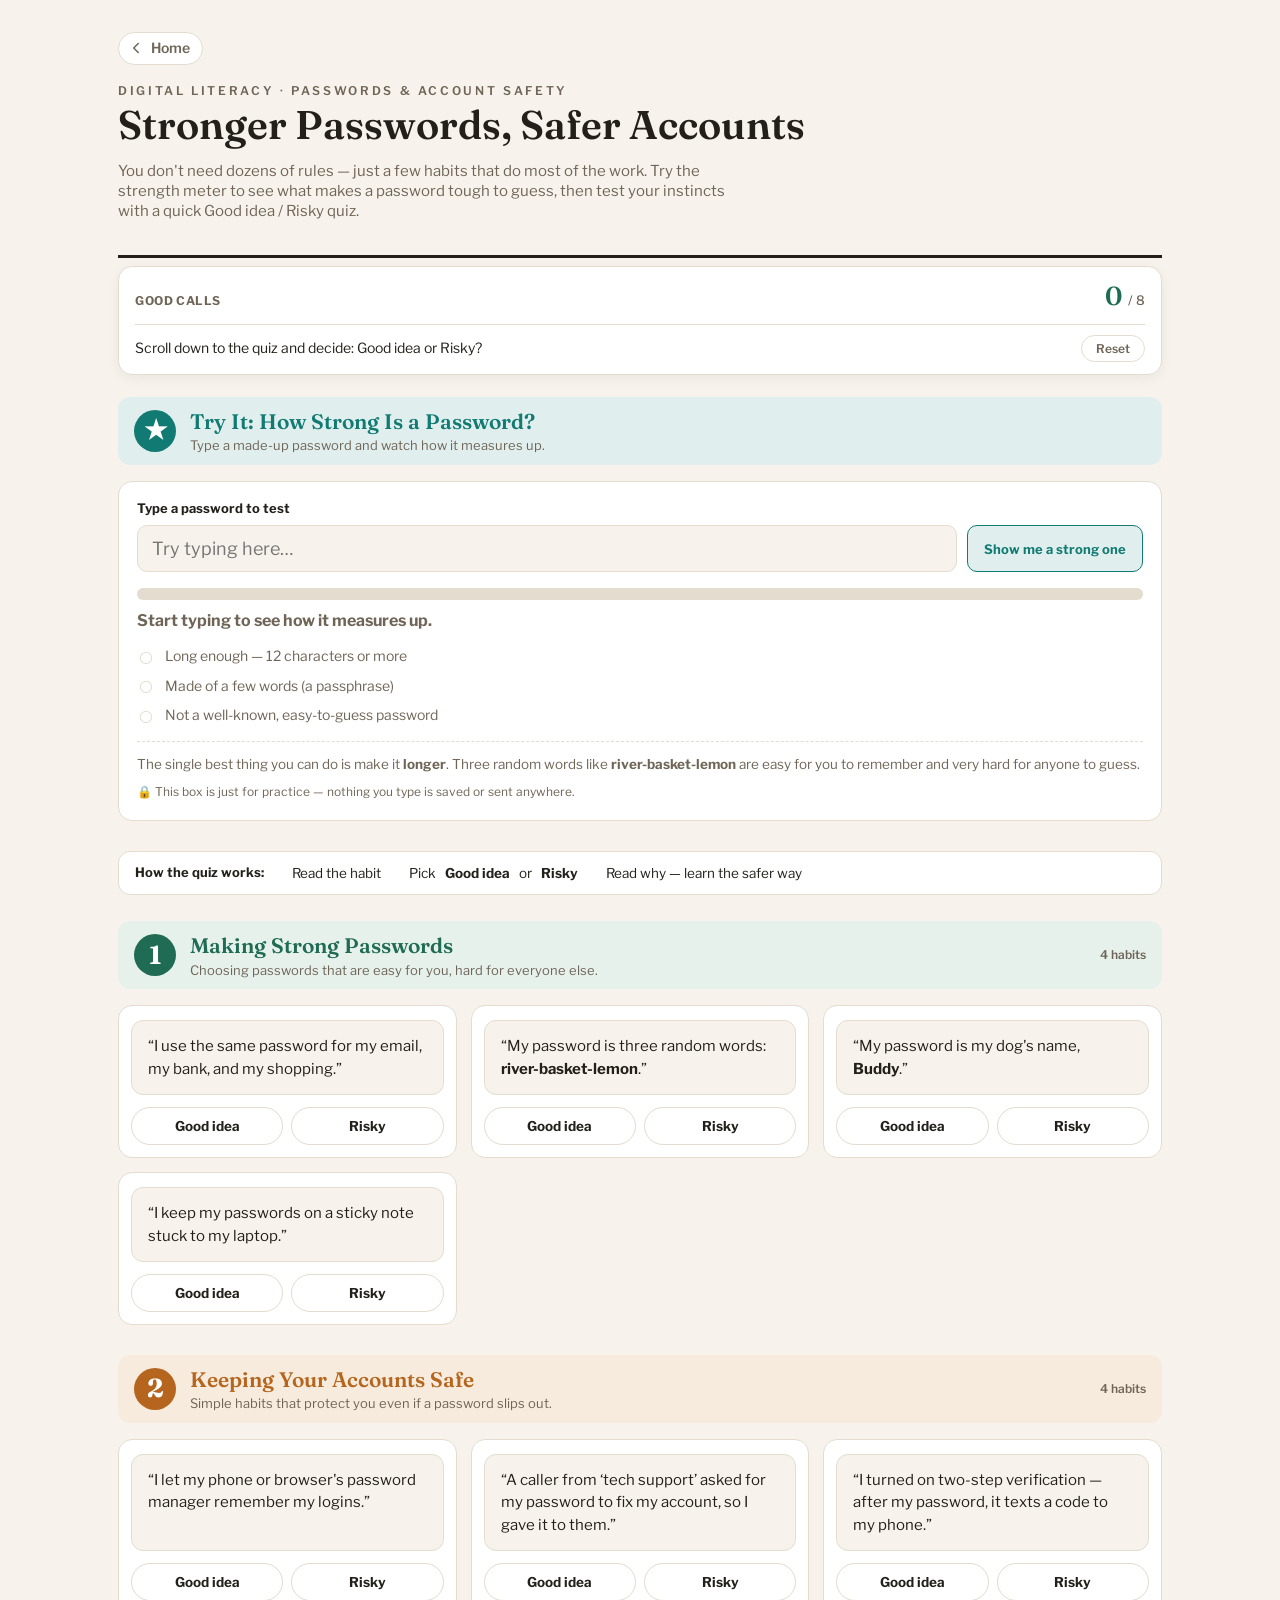
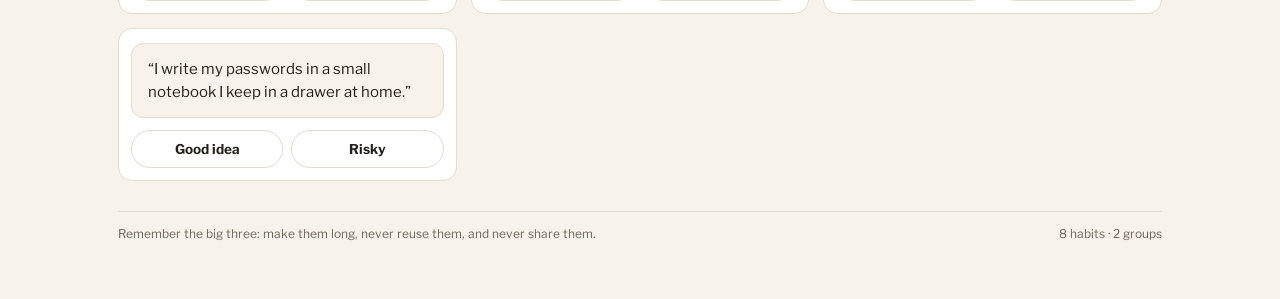
<file: passwords.html>
<!doctype html>
<html lang="en">
  <head>
    <meta charset="utf-8" />
    <meta name="viewport" content="width=device-width, initial-scale=1" />
    <title>Passwords &amp; Account Safety</title>
    <link rel="preconnect" href="https://fonts.googleapis.com" />
    <link rel="preconnect" href="https://fonts.gstatic.com" crossorigin />
    <link
      href="https://fonts.googleapis.com/css2?family=Fraunces:opsz,wght@9..144,500;9..144,600;9..144,700&family=Libre+Franklin:wght@400;500;600;700&display=swap"
      rel="stylesheet"
    />
    <link rel="stylesheet" href="styles.css" />
  </head>
  <body>
    <div class="wrap">
      <nav class="topnav no-print">
        <a class="back-link" href="index.html">
          <svg
            width="18"
            height="18"
            xmlns="http://www.w3.org/2000/svg"
            viewBox="0 0 24 24"
            fill="none"
            stroke="currentColor"
            stroke-width="2"
            stroke-linecap="round"
            stroke-linejoin="round"
            aria-hidden="true"
          >
            <path d="m15 18-6-6 6-6" />
          </svg>
          <span>Home</span>
        </a>
      </nav>

      <header class="head">
        <div class="kicker">Digital Literacy · Passwords &amp; Account Safety</div>
        <h1>Stronger Passwords, Safer Accounts</h1>
        <p class="sub">
          You don't need dozens of rules — just a few habits that do most of the
          work. Try the strength meter to see what makes a password tough to
          guess, then test your instincts with a quick Good idea / Risky quiz.
        </p>
      </header>

      <div class="scoreboard no-print" id="scoreboard">
        <div class="sb-banner" id="sb-banner" hidden>
          You're practicing the habits you missed. Get them all right to master
          your account safety!
        </div>
        <div class="gb-row">
          <span class="gb-label">Good calls</span>
          <span class="gb-count"><span id="gb-done">0</span> <small>/ 8</small></span>
        </div>
        <div class="sb-footer">
          <span class="sb-feedback" id="sb-feedback"
            >Scroll down to the quiz and decide: Good idea or Risky?</span
          >
          <button type="button" class="sb-practice" id="sb-practice" hidden>
            Practice what I missed
          </button>
          <button type="button" class="sb-reset" id="sb-reset">Reset</button>
        </div>
      </div>

      <section class="pw-tryit">
        <div class="tier-head" style="background: var(--t5bg)">
          <span class="tier-num" style="background: var(--t5)">★</span>
          <div>
            <h2 style="color: var(--t5)">Try It: How Strong Is a Password?</h2>
            <p>Type a made-up password and watch how it measures up.</p>
          </div>
        </div>
        <div class="pw-meter-card">
          <label class="pw-label" for="pw-input">Type a password to test</label>
          <div class="pw-input-row">
            <input
              id="pw-input"
              type="text"
              class="pw-input"
              placeholder="Try typing here…"
              autocomplete="off"
              autocapitalize="off"
              autocorrect="off"
              spellcheck="false"
            />
            <button type="button" class="pw-sample-btn" id="pw-sample">
              Show me a strong one
            </button>
          </div>
          <div class="pw-bar"><div class="pw-bar-fill" id="pw-bar-fill"></div></div>
          <div class="pw-verdict" id="pw-verdict">
            Start typing to see how it measures up.
          </div>
          <ul class="pw-checks">
            <li data-check="length">Long enough — 12 characters or more</li>
            <li data-check="words">Made of a few words (a passphrase)</li>
            <li data-check="common">Not a well-known, easy-to-guess password</li>
          </ul>
          <p class="pw-tip" id="pw-tip">
            The single best thing you can do is make it <b>longer</b>. Three
            random words like <b>river-basket-lemon</b> are easy for you to
            remember and very hard for anyone to guess.
          </p>
          <p class="pw-privacy">
            🔒 This box is just for practice — nothing you type is saved or sent
            anywhere.
          </p>
        </div>
      </section>

      <div class="legend">
        <span style="font-weight: 700; font-size: 13px">How the quiz works:</span>
        <span class="grp">Read the habit</span>
        <span class="grp">Pick <b>Good idea</b> or <b>Risky</b></span>
        <span class="grp">Read why — learn the safer way</span>
      </div>

      <section class="tier tier1">
        <div class="tier-head">
          <span class="tier-num">1</span>
          <div>
            <h2>Making Strong Passwords</h2>
            <p>Choosing passwords that are easy for you, hard for everyone else.</p>
          </div>
          <span class="tier-count">4 habits</span>
        </div>
        <div class="grid gesture-grid">
          <!-- 1: reuse — dont -->
          <div class="card pw-card" data-answer="dont">
            <div class="pw-habit">
              “I use the same password for my email, my bank, and my shopping.”
            </div>
            <div class="pw-answers" data-answers>
              <button type="button" class="pw-btn" data-choice="do">Good idea</button>
              <button type="button" class="pw-btn" data-choice="dont">Risky</button>
            </div>
            <div class="pw-explain" data-explain>
              <span class="pw-verdict-q" data-verdict></span>
              <span class="pw-why">
                Reusing one password is the biggest risk of all. If any single
                site is hacked, thieves try that password everywhere else — and
                your email and bank fall too. Use a different one for each
                important account.
              </span>
            </div>
          </div>

          <!-- 2: passphrase — do -->
          <div class="card pw-card" data-answer="do">
            <div class="pw-habit">
              “My password is three random words: <b>river-basket-lemon</b>.”
            </div>
            <div class="pw-answers" data-answers>
              <button type="button" class="pw-btn" data-choice="do">Good idea</button>
              <button type="button" class="pw-btn" data-choice="dont">Risky</button>
            </div>
            <div class="pw-explain" data-explain>
              <span class="pw-verdict-q" data-verdict></span>
              <span class="pw-why">
                A few random words make a long password that's easy for you to
                remember and very hard to guess. Length matters far more than
                adding $ymb0ls to a short word.
              </span>
            </div>
          </div>

          <!-- 3: pet name — dont -->
          <div class="card pw-card" data-answer="dont">
            <div class="pw-habit">
              “My password is my dog's name, <b>Buddy</b>.”
            </div>
            <div class="pw-answers" data-answers>
              <button type="button" class="pw-btn" data-choice="do">Good idea</button>
              <button type="button" class="pw-btn" data-choice="dont">Risky</button>
            </div>
            <div class="pw-explain" data-explain>
              <span class="pw-verdict-q" data-verdict></span>
              <span class="pw-why">
                A pet's name, your birthday, or “password” are far too easy to
                guess — much of it can be found on social media. Short, personal
                words are the first thing a thief will try.
              </span>
            </div>
          </div>

          <!-- 4: sticky note on laptop — dont -->
          <div class="card pw-card" data-answer="dont">
            <div class="pw-habit">
              “I keep my passwords on a sticky note stuck to my laptop.”
            </div>
            <div class="pw-answers" data-answers>
              <button type="button" class="pw-btn" data-choice="do">Good idea</button>
              <button type="button" class="pw-btn" data-choice="dont">Risky</button>
            </div>
            <div class="pw-explain" data-explain>
              <span class="pw-verdict-q" data-verdict></span>
              <span class="pw-why">
                Anyone who sees your screen — a visitor, a repair person — can
                read it. Writing passwords down is fine, but keep the paper
                somewhere private and away from the device itself.
              </span>
            </div>
          </div>
        </div>
      </section>

      <section class="tier tier2">
        <div class="tier-head">
          <span class="tier-num">2</span>
          <div>
            <h2>Keeping Your Accounts Safe</h2>
            <p>Simple habits that protect you even if a password slips out.</p>
          </div>
          <span class="tier-count">4 habits</span>
        </div>
        <div class="grid gesture-grid">
          <!-- 5: password manager — do -->
          <div class="card pw-card" data-answer="do">
            <div class="pw-habit">
              “I let my phone or browser's password manager remember my logins.”
            </div>
            <div class="pw-answers" data-answers>
              <button type="button" class="pw-btn" data-choice="do">Good idea</button>
              <button type="button" class="pw-btn" data-choice="dont">Risky</button>
            </div>
            <div class="pw-explain" data-explain>
              <span class="pw-verdict-q" data-verdict></span>
              <span class="pw-why">
                A password manager is like a locked book that fills in your
                passwords for you. It lets every account have its own strong
                password without you memorizing any of them. The ones built into
                your phone and browser are free and safe to use.
              </span>
            </div>
          </div>

          <!-- 6: give password to caller — dont -->
          <div class="card pw-card" data-answer="dont">
            <div class="pw-habit">
              “A caller from ‘tech support’ asked for my password to fix my
              account, so I gave it to them.”
            </div>
            <div class="pw-answers" data-answers>
              <button type="button" class="pw-btn" data-choice="do">Good idea</button>
              <button type="button" class="pw-btn" data-choice="dont">Risky</button>
            </div>
            <div class="pw-explain" data-explain>
              <span class="pw-verdict-q" data-verdict></span>
              <span class="pw-why">
                No real company will ever phone and ask for your password — that
                is always a scam. Never share a password (or a code texted to
                you) with anyone who contacts you. Hang up.
              </span>
            </div>
          </div>

          <!-- 7: two-step verification — do -->
          <div class="card pw-card" data-answer="do">
            <div class="pw-habit">
              “I turned on two-step verification — after my password, it texts a
              code to my phone.”
            </div>
            <div class="pw-answers" data-answers>
              <button type="button" class="pw-btn" data-choice="do">Good idea</button>
              <button type="button" class="pw-btn" data-choice="dont">Risky</button>
            </div>
            <div class="pw-explain" data-explain>
              <span class="pw-verdict-q" data-verdict></span>
              <span class="pw-why">
                This is one of the strongest protections there is. Even if
                someone learns your password, they still can't get in without the
                code on your phone. Turn it on for your email and bank.
              </span>
            </div>
          </div>

          <!-- 8: private notebook at home — do -->
          <div class="card pw-card" data-answer="do">
            <div class="pw-habit">
              “I write my passwords in a small notebook I keep in a drawer at
              home.”
            </div>
            <div class="pw-answers" data-answers>
              <button type="button" class="pw-btn" data-choice="do">Good idea</button>
              <button type="button" class="pw-btn" data-choice="dont">Risky</button>
            </div>
            <div class="pw-explain" data-explain>
              <span class="pw-verdict-q" data-verdict></span>
              <span class="pw-why">
                This is perfectly fine. A notebook kept private at home can't be
                hacked over the internet, and it lets you use a different strong
                password for every account. Far safer than reusing one you can
                remember.
              </span>
            </div>
          </div>
        </div>
      </section>

      <footer>
        <span>Remember the big three: make them long, never reuse them, and never share them.</span>
        <span>8 habits · 2 groups</span>
      </footer>
    </div>

    <div class="modal-overlay no-print" id="result-modal" hidden>
      <div
        class="modal-card"
        role="dialog"
        aria-modal="true"
        aria-labelledby="modal-title"
      >
        <button
          type="button"
          class="modal-close"
          id="modal-close"
          aria-label="Close this window"
        >
          &times;
        </button>
        <div class="modal-emoji" id="modal-emoji" aria-hidden="true">🎉</div>
        <h2 class="modal-title" id="modal-title">Great job!</h2>
        <p class="modal-score" id="modal-score">You got 0 out of 0</p>
        <p class="modal-sub" id="modal-sub"></p>
        <div class="modal-actions">
          <button type="button" class="modal-btn primary" id="modal-practice">
            Practice what I missed
          </button>
          <button type="button" class="modal-btn" id="modal-restart">
            Start the quiz over
          </button>
        </div>
      </div>
    </div>

    <script src="passwords.js"></script>
  </body>
</html>
</file>
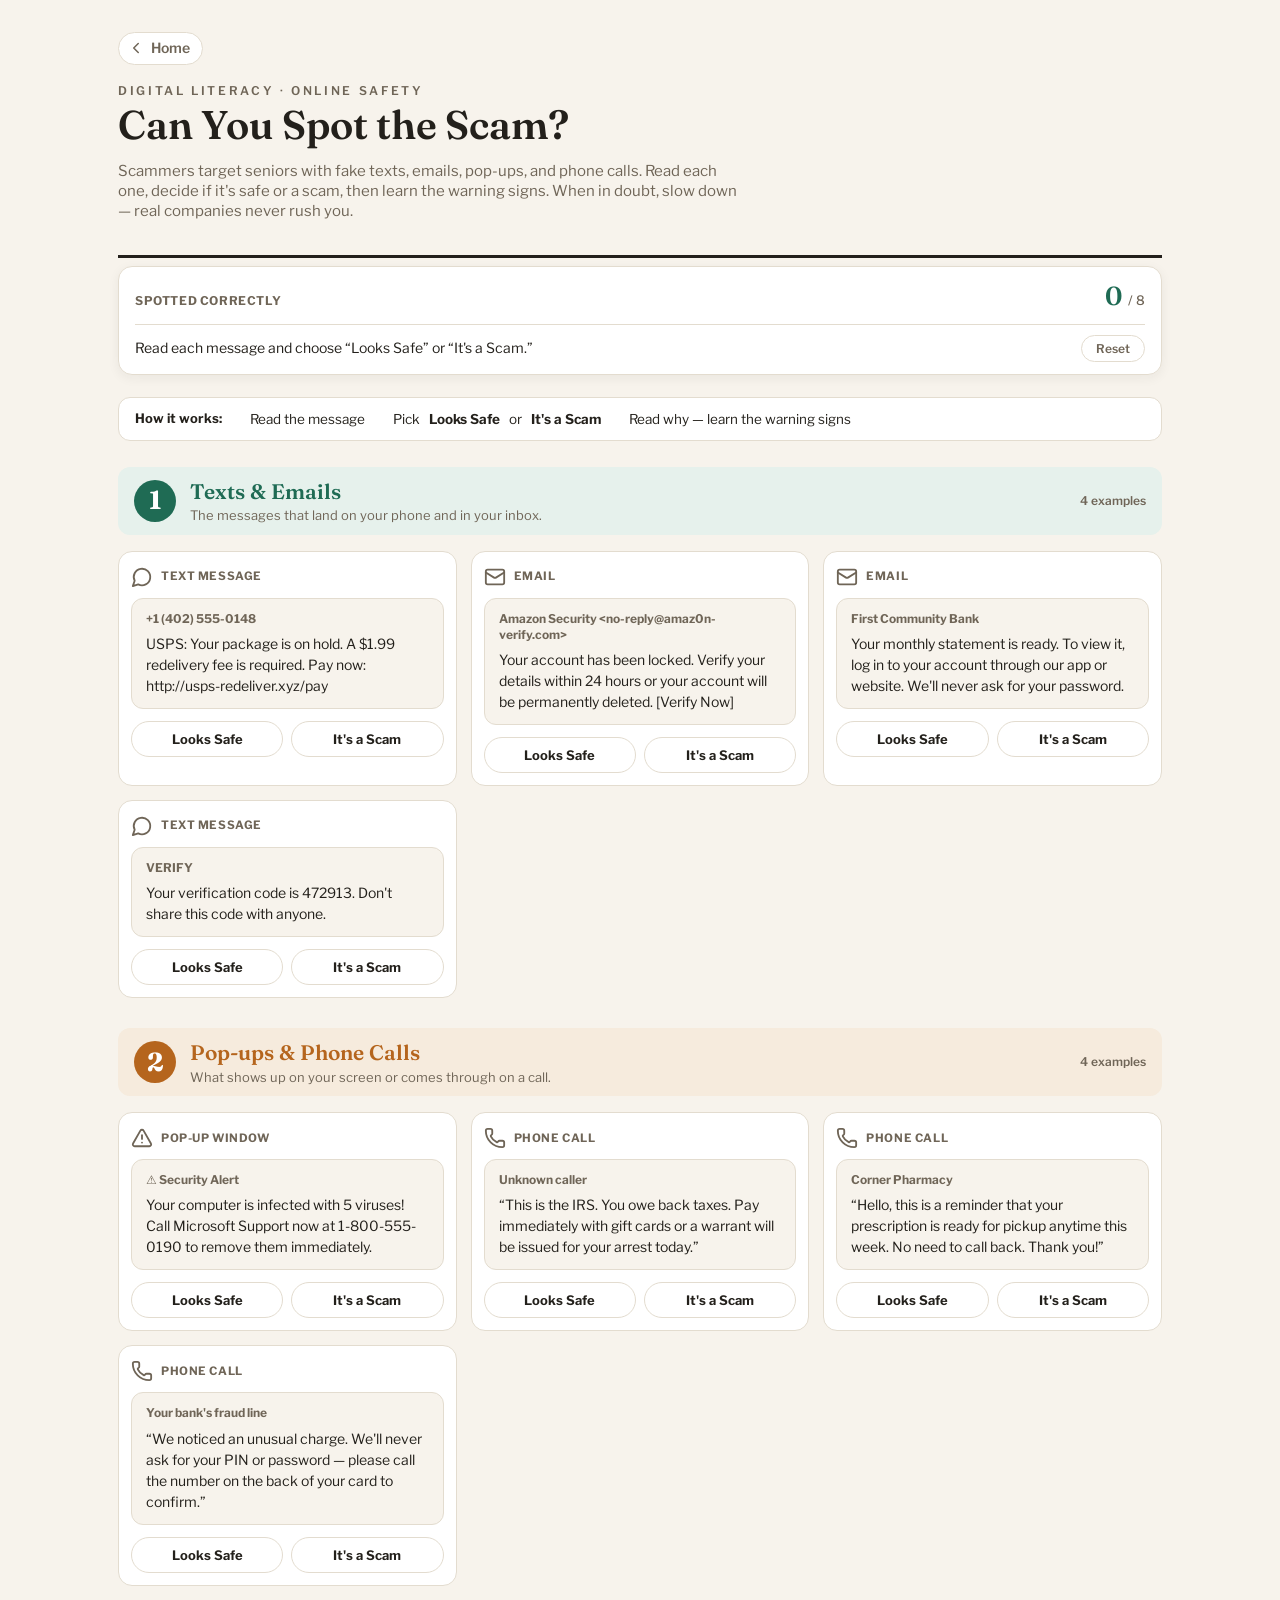
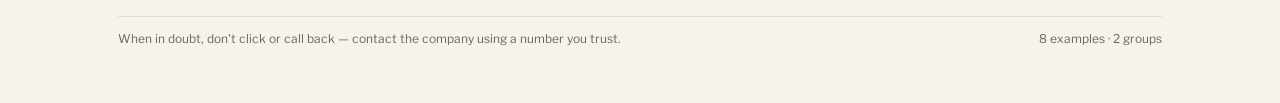
<file: scam.html>
<!doctype html>
<html lang="en">
  <head>
    <meta charset="utf-8" />
    <meta name="viewport" content="width=device-width, initial-scale=1" />
    <title>Spot the Scam</title>
    <link rel="preconnect" href="https://fonts.googleapis.com" />
    <link rel="preconnect" href="https://fonts.gstatic.com" crossorigin />
    <link
      href="https://fonts.googleapis.com/css2?family=Fraunces:opsz,wght@9..144,500;9..144,600;9..144,700&family=Libre+Franklin:wght@400;500;600;700&display=swap"
      rel="stylesheet"
    />
    <link rel="stylesheet" href="styles.css" />
  </head>
  <body>
    <div class="wrap">
      <nav class="topnav no-print">
        <a class="back-link" href="index.html">
          <svg
            width="18"
            height="18"
            xmlns="http://www.w3.org/2000/svg"
            viewBox="0 0 24 24"
            fill="none"
            stroke="currentColor"
            stroke-width="2"
            stroke-linecap="round"
            stroke-linejoin="round"
            aria-hidden="true"
          >
            <path d="m15 18-6-6 6-6" />
          </svg>
          <span>Home</span>
        </a>
      </nav>

      <header class="head">
        <div class="kicker">Digital Literacy · Online Safety</div>
        <h1>Can You Spot the Scam?</h1>
        <p class="sub">
          Scammers target seniors with fake texts, emails, pop-ups, and phone
          calls. Read each one, decide if it's safe or a scam, then learn the
          warning signs. When in doubt, slow down — real companies never rush you.
        </p>
      </header>

      <div class="scoreboard no-print" id="scoreboard">
        <div class="gb-row">
          <span class="gb-label">Spotted correctly</span>
          <span class="gb-count"><span id="gb-done">0</span> <small>/ 8</small></span>
        </div>
        <div class="sb-footer">
          <span class="sb-feedback" id="sb-feedback"
            >Read each message and choose “Looks Safe” or “It's a Scam.”</span
          >
          <button type="button" class="sb-reset" id="sb-reset">Reset</button>
        </div>
      </div>

      <div class="legend">
        <span style="font-weight: 700; font-size: 13px">How it works:</span>
        <span class="grp">Read the message</span>
        <span class="grp">Pick <b>Looks Safe</b> or <b>It's a Scam</b></span>
        <span class="grp">Read why — learn the warning signs</span>
      </div>

      <section class="tier tier1">
        <div class="tier-head">
          <span class="tier-num">1</span>
          <div>
            <h2>Texts &amp; Emails</h2>
            <p>The messages that land on your phone and in your inbox.</p>
          </div>
          <span class="tier-count">4 examples</span>
        </div>
        <div class="grid gesture-grid">
          <!-- 1: USPS fee — scam -->
          <div class="card scam-card" data-answer="scam">
            <div class="scam-head">
              <span class="scam-chan">
                <svg viewBox="0 0 24 24" fill="none" stroke="currentColor" stroke-width="2" stroke-linecap="round" stroke-linejoin="round" aria-hidden="true">
                  <path d="M7.9 20A9 9 0 1 0 4 16.1L2 22z" />
                </svg>
              </span>
              <span class="scam-type">Text message</span>
            </div>
            <div class="scam-msg">
              <div class="scam-from">+1 (402) 555-0148</div>
              <div class="scam-body">
                USPS: Your package is on hold. A $1.99 redelivery fee is required.
                Pay now: http://usps-redeliver.xyz/pay
              </div>
            </div>
            <div class="scam-answers" data-answers>
              <button type="button" class="scam-btn" data-choice="safe">Looks Safe</button>
              <button type="button" class="scam-btn" data-choice="scam">It's a Scam</button>
            </div>
            <div class="scam-explain" data-explain>
              <span class="scam-verdict" data-verdict></span>
              <span class="scam-why">
                Real carriers don't ask for a fee by text with a link — and the
                web address isn't usps.com. The urgency is the trick. Don't tap it.
              </span>
            </div>
          </div>

          <!-- 2: Amazon locked — scam -->
          <div class="card scam-card" data-answer="scam">
            <div class="scam-head">
              <span class="scam-chan">
                <svg viewBox="0 0 24 24" fill="none" stroke="currentColor" stroke-width="2" stroke-linecap="round" stroke-linejoin="round" aria-hidden="true">
                  <rect x="2" y="4" width="20" height="16" rx="2" />
                  <path d="m22 7-8.97 5.7a1.94 1.94 0 0 1-2.06 0L2 7" />
                </svg>
              </span>
              <span class="scam-type">Email</span>
            </div>
            <div class="scam-msg">
              <div class="scam-from">Amazon Security &lt;no-reply@amaz0n-verify.com&gt;</div>
              <div class="scam-body">
                Your account has been locked. Verify your details within 24 hours
                or your account will be permanently deleted. [Verify Now]
              </div>
            </div>
            <div class="scam-answers" data-answers>
              <button type="button" class="scam-btn" data-choice="safe">Looks Safe</button>
              <button type="button" class="scam-btn" data-choice="scam">It's a Scam</button>
            </div>
            <div class="scam-explain" data-explain>
              <span class="scam-verdict" data-verdict></span>
              <span class="scam-why">
                “Act within 24 hours or else” is classic pressure, and the sender
                is “amaz0n-verify.com,” not amazon.com. Don't click — open the
                Amazon app or type amazon.com yourself.
              </span>
            </div>
          </div>

          <!-- 3: Bank statement ready — safe -->
          <div class="card scam-card" data-answer="safe">
            <div class="scam-head">
              <span class="scam-chan">
                <svg viewBox="0 0 24 24" fill="none" stroke="currentColor" stroke-width="2" stroke-linecap="round" stroke-linejoin="round" aria-hidden="true">
                  <rect x="2" y="4" width="20" height="16" rx="2" />
                  <path d="m22 7-8.97 5.7a1.94 1.94 0 0 1-2.06 0L2 7" />
                </svg>
              </span>
              <span class="scam-type">Email</span>
            </div>
            <div class="scam-msg">
              <div class="scam-from">First Community Bank</div>
              <div class="scam-body">
                Your monthly statement is ready. To view it, log in to your account
                through our app or website. We'll never ask for your password.
              </div>
            </div>
            <div class="scam-answers" data-answers>
              <button type="button" class="scam-btn" data-choice="safe">Looks Safe</button>
              <button type="button" class="scam-btn" data-choice="scam">It's a Scam</button>
            </div>
            <div class="scam-explain" data-explain>
              <span class="scam-verdict" data-verdict></span>
              <span class="scam-why">
                No link to click, no urgency, and it tells you to log in through the
                bank's own app or site. That's how legitimate notices work.
              </span>
            </div>
          </div>

          <!-- 4: Verification code — safe -->
          <div class="card scam-card" data-answer="safe">
            <div class="scam-head">
              <span class="scam-chan">
                <svg viewBox="0 0 24 24" fill="none" stroke="currentColor" stroke-width="2" stroke-linecap="round" stroke-linejoin="round" aria-hidden="true">
                  <path d="M7.9 20A9 9 0 1 0 4 16.1L2 22z" />
                </svg>
              </span>
              <span class="scam-type">Text message</span>
            </div>
            <div class="scam-msg">
              <div class="scam-from">VERIFY</div>
              <div class="scam-body">
                Your verification code is 472913. Don't share this code with anyone.
              </div>
            </div>
            <div class="scam-answers" data-answers>
              <button type="button" class="scam-btn" data-choice="safe">Looks Safe</button>
              <button type="button" class="scam-btn" data-choice="scam">It's a Scam</button>
            </div>
            <div class="scam-explain" data-explain>
              <span class="scam-verdict" data-verdict></span>
              <span class="scam-why">
                A code you just requested is normal and safe to use yourself — but
                never read or forward it to anyone who calls or messages asking for it.
              </span>
            </div>
          </div>
        </div>
      </section>

      <section class="tier tier2">
        <div class="tier-head">
          <span class="tier-num">2</span>
          <div>
            <h2>Pop-ups &amp; Phone Calls</h2>
            <p>What shows up on your screen or comes through on a call.</p>
          </div>
          <span class="tier-count">4 examples</span>
        </div>
        <div class="grid gesture-grid">
          <!-- 5: Virus pop-up — scam -->
          <div class="card scam-card" data-answer="scam">
            <div class="scam-head">
              <span class="scam-chan">
                <svg viewBox="0 0 24 24" fill="none" stroke="currentColor" stroke-width="2" stroke-linecap="round" stroke-linejoin="round" aria-hidden="true">
                  <path d="m21.73 18-8-14a2 2 0 0 0-3.48 0l-8 14A2 2 0 0 0 4 21h16a2 2 0 0 0 1.73-3" />
                  <path d="M12 9v4" />
                  <path d="M12 17h.01" />
                </svg>
              </span>
              <span class="scam-type">Pop-up window</span>
            </div>
            <div class="scam-msg">
              <div class="scam-from">⚠ Security Alert</div>
              <div class="scam-body">
                Your computer is infected with 5 viruses! Call Microsoft Support
                now at 1-800-555-0190 to remove them immediately.
              </div>
            </div>
            <div class="scam-answers" data-answers>
              <button type="button" class="scam-btn" data-choice="safe">Looks Safe</button>
              <button type="button" class="scam-btn" data-choice="scam">It's a Scam</button>
            </div>
            <div class="scam-explain" data-explain>
              <span class="scam-verdict" data-verdict></span>
              <span class="scam-why">
                Real virus warnings never tell you to call a phone number. This is a
                fake pop-up. Don't call — close the window or restart your browser.
              </span>
            </div>
          </div>

          <!-- 6: IRS gift cards — scam -->
          <div class="card scam-card" data-answer="scam">
            <div class="scam-head">
              <span class="scam-chan">
                <svg viewBox="0 0 24 24" fill="none" stroke="currentColor" stroke-width="2" stroke-linecap="round" stroke-linejoin="round" aria-hidden="true">
                  <path d="M13.832 16.568a1 1 0 0 0 1.213-.303l.355-.465A2 2 0 0 1 17 15h3a2 2 0 0 1 2 2v3a2 2 0 0 1-2 2A18 18 0 0 1 2 4a2 2 0 0 1 2-2h3a2 2 0 0 1 2 2v3a2 2 0 0 1-.8 1.6l-.468.351a1 1 0 0 0-.292 1.233 14 14 0 0 0 6.392 6.384" />
                </svg>
              </span>
              <span class="scam-type">Phone call</span>
            </div>
            <div class="scam-msg">
              <div class="scam-from">Unknown caller</div>
              <div class="scam-body">
                “This is the IRS. You owe back taxes. Pay immediately with gift
                cards or a warrant will be issued for your arrest today.”
              </div>
            </div>
            <div class="scam-answers" data-answers>
              <button type="button" class="scam-btn" data-choice="safe">Looks Safe</button>
              <button type="button" class="scam-btn" data-choice="scam">It's a Scam</button>
            </div>
            <div class="scam-explain" data-explain>
              <span class="scam-verdict" data-verdict></span>
              <span class="scam-why">
                Government agencies never demand gift cards and never threaten
                arrest by phone. Hang up — it's a scam.
              </span>
            </div>
          </div>

          <!-- 7: Pharmacy reminder — safe -->
          <div class="card scam-card" data-answer="safe">
            <div class="scam-head">
              <span class="scam-chan">
                <svg viewBox="0 0 24 24" fill="none" stroke="currentColor" stroke-width="2" stroke-linecap="round" stroke-linejoin="round" aria-hidden="true">
                  <path d="M13.832 16.568a1 1 0 0 0 1.213-.303l.355-.465A2 2 0 0 1 17 15h3a2 2 0 0 1 2 2v3a2 2 0 0 1-2 2A18 18 0 0 1 2 4a2 2 0 0 1 2-2h3a2 2 0 0 1 2 2v3a2 2 0 0 1-.8 1.6l-.468.351a1 1 0 0 0-.292 1.233 14 14 0 0 0 6.392 6.384" />
                </svg>
              </span>
              <span class="scam-type">Phone call</span>
            </div>
            <div class="scam-msg">
              <div class="scam-from">Corner Pharmacy</div>
              <div class="scam-body">
                “Hello, this is a reminder that your prescription is ready for
                pickup anytime this week. No need to call back. Thank you!”
              </div>
            </div>
            <div class="scam-answers" data-answers>
              <button type="button" class="scam-btn" data-choice="safe">Looks Safe</button>
              <button type="button" class="scam-btn" data-choice="scam">It's a Scam</button>
            </div>
            <div class="scam-explain" data-explain>
              <span class="scam-verdict" data-verdict></span>
              <span class="scam-why">
                It only reminds you to pick something up and asks for nothing — no
                payment, no personal information. That's a normal reminder.
              </span>
            </div>
          </div>

          <!-- 8: Bank fraud line — safe -->
          <div class="card scam-card" data-answer="safe">
            <div class="scam-head">
              <span class="scam-chan">
                <svg viewBox="0 0 24 24" fill="none" stroke="currentColor" stroke-width="2" stroke-linecap="round" stroke-linejoin="round" aria-hidden="true">
                  <path d="M13.832 16.568a1 1 0 0 0 1.213-.303l.355-.465A2 2 0 0 1 17 15h3a2 2 0 0 1 2 2v3a2 2 0 0 1-2 2A18 18 0 0 1 2 4a2 2 0 0 1 2-2h3a2 2 0 0 1 2 2v3a2 2 0 0 1-.8 1.6l-.468.351a1 1 0 0 0-.292 1.233 14 14 0 0 0 6.392 6.384" />
                </svg>
              </span>
              <span class="scam-type">Phone call</span>
            </div>
            <div class="scam-msg">
              <div class="scam-from">Your bank's fraud line</div>
              <div class="scam-body">
                “We noticed an unusual charge. We'll never ask for your PIN or
                password — please call the number on the back of your card to confirm.”
              </div>
            </div>
            <div class="scam-answers" data-answers>
              <button type="button" class="scam-btn" data-choice="safe">Looks Safe</button>
              <button type="button" class="scam-btn" data-choice="scam">It's a Scam</button>
            </div>
            <div class="scam-explain" data-explain>
              <span class="scam-verdict" data-verdict></span>
              <span class="scam-why">
                It tells you to call the number on your own card and says it will
                never ask for your PIN. That's how a real bank behaves.
              </span>
            </div>
          </div>
        </div>
      </section>

      <footer>
        <span>When in doubt, don't click or call back — contact the company using a number you trust.</span>
        <span>8 examples · 2 groups</span>
      </footer>
    </div>
    <script src="scam.js"></script>
  </body>
</html>
</file>
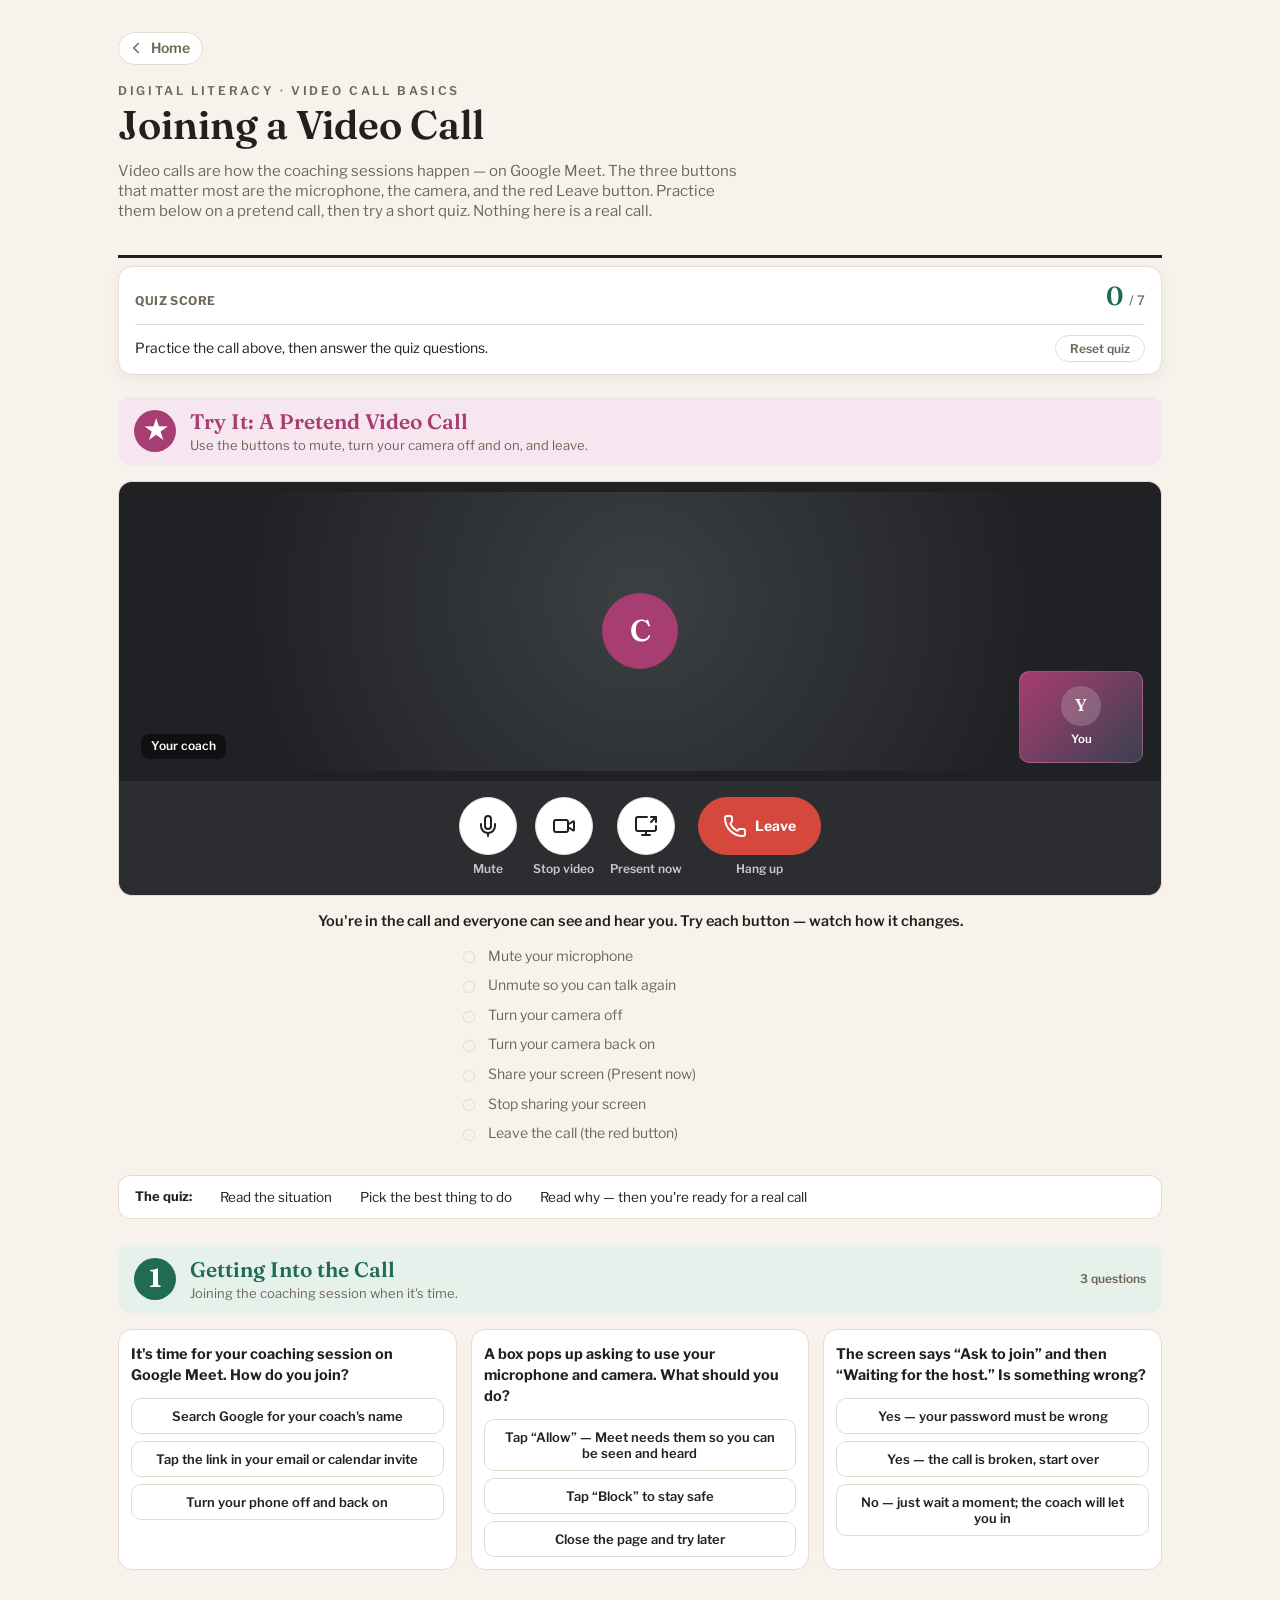
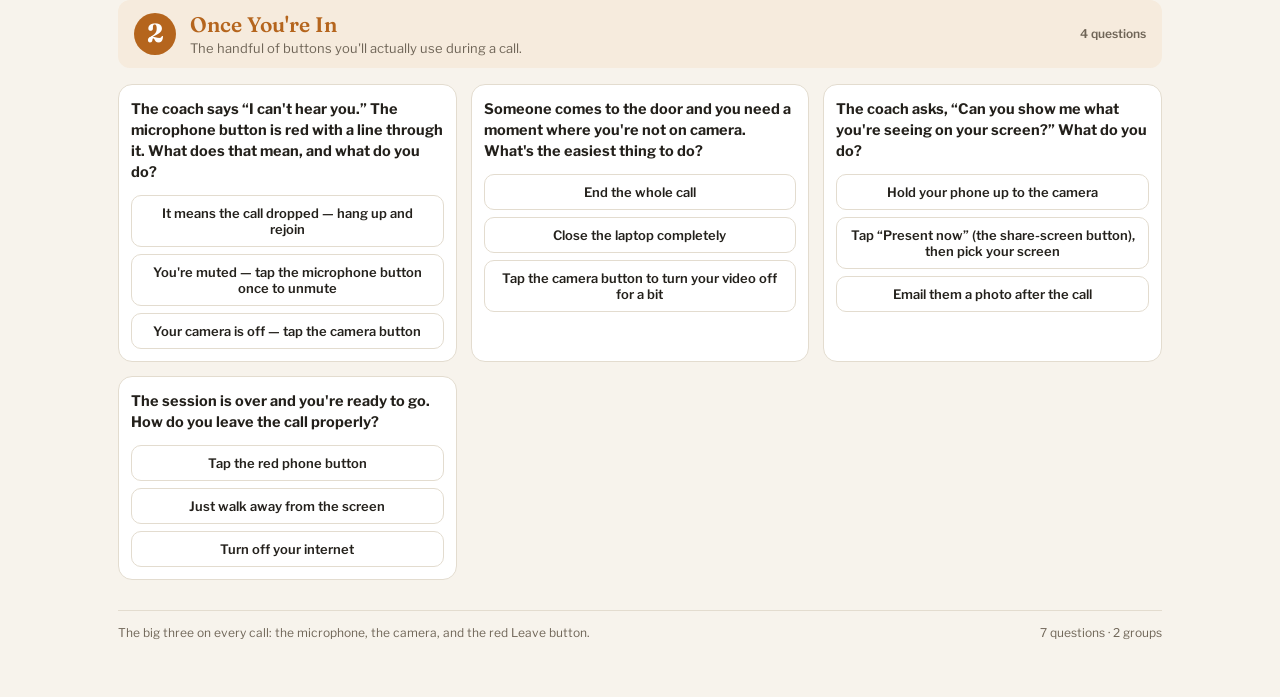
<file: video.html>
<!doctype html>
<html lang="en">
  <head>
    <meta charset="utf-8" />
    <meta name="viewport" content="width=device-width, initial-scale=1" />
    <title>Video Call Basics</title>
    <link rel="preconnect" href="https://fonts.googleapis.com" />
    <link rel="preconnect" href="https://fonts.gstatic.com" crossorigin />
    <link
      href="https://fonts.googleapis.com/css2?family=Fraunces:opsz,wght@9..144,500;9..144,600;9..144,700&family=Libre+Franklin:wght@400;500;600;700&display=swap"
      rel="stylesheet"
    />
    <link rel="stylesheet" href="styles.css" />
  </head>
  <body>
    <div class="wrap">
      <nav class="topnav no-print">
        <a class="back-link" href="index.html">
          <svg
            width="18"
            height="18"
            xmlns="http://www.w3.org/2000/svg"
            viewBox="0 0 24 24"
            fill="none"
            stroke="currentColor"
            stroke-width="2"
            stroke-linecap="round"
            stroke-linejoin="round"
            aria-hidden="true"
          >
            <path d="m15 18-6-6 6-6" />
          </svg>
          <span>Home</span>
        </a>
      </nav>

      <header class="head">
        <div class="kicker">Digital Literacy · Video Call Basics</div>
        <h1>Joining a Video Call</h1>
        <p class="sub">
          Video calls are how the coaching sessions happen — on Google Meet. The
          three buttons that matter most are the microphone, the camera, and the
          red Leave button. Practice them below on a pretend call, then try a
          short quiz. Nothing here is a real call.
        </p>
      </header>

      <div class="scoreboard no-print" id="scoreboard">
        <div class="sb-banner" id="sb-banner" hidden>
          You're practicing the questions you missed. Get them all right to
          master the basics!
        </div>
        <div class="gb-row">
          <span class="gb-label">Quiz score</span>
          <span class="gb-count"><span id="gb-done">0</span> <small>/ 7</small></span>
        </div>
        <div class="sb-footer">
          <span class="sb-feedback" id="sb-feedback"
            >Practice the call below, then answer the quiz questions.</span
          >
          <button type="button" class="sb-practice" id="sb-practice" hidden>
            Practice what I missed
          </button>
          <button type="button" class="sb-reset" id="sb-reset">Reset quiz</button>
        </div>
      </div>

      <section class="vc-tryit">
        <div class="tier-head" style="background: var(--t6bg)">
          <span class="tier-num" style="background: var(--t6)">★</span>
          <div>
            <h2 style="color: var(--t6)">Try It: A Pretend Video Call</h2>
            <p>Use the buttons to mute, turn your camera off and on, and leave.</p>
          </div>
        </div>

        <div class="vc-stage" id="vc-stage">
          <!-- Banner shown while you're presenting your screen -->
          <div class="vc-present-banner" id="vc-present-banner">
            <svg viewBox="0 0 24 24" fill="none" stroke="currentColor" stroke-width="2" stroke-linecap="round" stroke-linejoin="round" aria-hidden="true">
              <path d="M13 3H4a2 2 0 0 0-2 2v10a2 2 0 0 0 2 2h16a2 2 0 0 0 2-2v-3" />
              <path d="M8 21h8" />
              <path d="M12 17v4" />
              <path d="m17 8 5-5" />
              <path d="M17 3h5v5" />
            </svg>
            <span>You are presenting your screen to everyone</span>
          </div>

          <!-- The other person (your coach) -->
          <div class="vc-remote">
            <div class="vc-avatar">C</div>
            <span class="vc-name">Your coach</span>
          </div>

          <!-- Your own little self-view -->
          <div class="vc-self cam-on" id="vc-self">
            <span class="vc-mute-badge" aria-hidden="true">
              <svg viewBox="0 0 24 24" fill="none" stroke="currentColor" stroke-width="2" stroke-linecap="round" stroke-linejoin="round">
                <line x1="2" x2="22" y1="2" y2="22" />
                <path d="M9 9v3a3 3 0 0 0 5.12 2.12" />
                <path d="M15 9.34V5a3 3 0 0 0-5.68-1.33" />
              </svg>
            </span>
            <div class="vc-avatar">Y</div>
            <span class="vc-self-label" id="vc-self-label">You</span>
          </div>

          <!-- Shown after you leave -->
          <div class="vc-ended" id="vc-ended">
            <div class="vc-ended-title">You've left the call</div>
            <p style="margin: 0; font-size: 14px; color: #cfd3de">
              That's exactly how you hang up. Want to go back in and keep
              practicing?
            </p>
            <button type="button" class="vc-rejoin" id="vc-rejoin">Rejoin the call</button>
          </div>
        </div>

        <div class="vc-bar no-print">
          <div class="vc-ctrl-wrap">
            <button type="button" class="vc-ctrl" id="vc-mic" aria-label="Toggle microphone">
              <svg class="ic-on" viewBox="0 0 24 24" fill="none" stroke="currentColor" stroke-width="2" stroke-linecap="round" stroke-linejoin="round" aria-hidden="true">
                <path d="M12 19v3" />
                <path d="M19 10v2a7 7 0 0 1-14 0v-2" />
                <rect x="9" y="2" width="6" height="13" rx="3" />
              </svg>
              <svg class="ic-off" viewBox="0 0 24 24" fill="none" stroke="currentColor" stroke-width="2" stroke-linecap="round" stroke-linejoin="round" aria-hidden="true">
                <line x1="2" x2="22" y1="2" y2="22" />
                <path d="M18.89 13.23A7.12 7.12 0 0 0 19 12v-2" />
                <path d="M5 10v2a7 7 0 0 0 12 5" />
                <path d="M15 9.34V5a3 3 0 0 0-5.68-1.33" />
                <path d="M9 9v3a3 3 0 0 0 5.12 2.12" />
                <line x1="12" x2="12" y1="19" y2="22" />
              </svg>
            </button>
            <span class="vc-ctrl-label" id="vc-mic-label">Mute</span>
          </div>

          <div class="vc-ctrl-wrap">
            <button type="button" class="vc-ctrl" id="vc-cam" aria-label="Toggle camera">
              <svg class="ic-on" viewBox="0 0 24 24" fill="none" stroke="currentColor" stroke-width="2" stroke-linecap="round" stroke-linejoin="round" aria-hidden="true">
                <path d="m16 13 5.223 3.482a.5.5 0 0 0 .777-.416V7.87a.5.5 0 0 0-.752-.432L16 10.5" />
                <rect x="2" y="6" width="14" height="12" rx="2" />
              </svg>
              <svg class="ic-off" viewBox="0 0 24 24" fill="none" stroke="currentColor" stroke-width="2" stroke-linecap="round" stroke-linejoin="round" aria-hidden="true">
                <path d="M10.66 6H14a2 2 0 0 1 2 2v2.5l5.248-3.062A.5.5 0 0 1 22 7.87v8.196" />
                <path d="M16 16a2 2 0 0 1-2 2H3a2 2 0 0 1-2-2V8a2 2 0 0 1 2-2h2" />
                <line x1="2" x2="22" y1="2" y2="22" />
              </svg>
            </button>
            <span class="vc-ctrl-label" id="vc-cam-label">Stop video</span>
          </div>

          <div class="vc-ctrl-wrap">
            <button type="button" class="vc-ctrl" id="vc-share" aria-label="Share your screen">
              <svg viewBox="0 0 24 24" fill="none" stroke="currentColor" stroke-width="2" stroke-linecap="round" stroke-linejoin="round" aria-hidden="true">
                <path d="M13 3H4a2 2 0 0 0-2 2v10a2 2 0 0 0 2 2h16a2 2 0 0 0 2-2v-3" />
                <path d="M8 21h8" />
                <path d="M12 17v4" />
                <path d="m17 8 5-5" />
                <path d="M17 3h5v5" />
              </svg>
            </button>
            <span class="vc-ctrl-label" id="vc-share-label">Present now</span>
          </div>

          <div class="vc-ctrl-wrap">
            <button type="button" class="vc-ctrl leave" id="vc-leave">
              <svg viewBox="0 0 24 24" fill="none" stroke="currentColor" stroke-width="2" stroke-linecap="round" stroke-linejoin="round" aria-hidden="true">
                <path d="M13.832 16.568a1 1 0 0 0 1.213-.303l.355-.465A2 2 0 0 1 17 15h3a2 2 0 0 1 2 2v3a2 2 0 0 1-2 2A18 18 0 0 1 2 4a2 2 0 0 1 2-2h3a2 2 0 0 1 2 2v3a2 2 0 0 1-.8 1.6l-.468.351a1 1 0 0 0-.292 1.233 14 14 0 0 0 6.392 6.384" />
              </svg>
              <span>Leave</span>
            </button>
            <span class="vc-ctrl-label">Hang up</span>
          </div>
        </div>

        <div class="vc-status" id="vc-status">
          You're in the call and everyone can see and hear you. Try each button —
          watch how it changes.
        </div>
        <ul class="vc-tasks">
          <li data-task="mute">Mute your microphone</li>
          <li data-task="unmute">Unmute so you can talk again</li>
          <li data-task="camoff">Turn your camera off</li>
          <li data-task="camon">Turn your camera back on</li>
          <li data-task="share">Share your screen (Present now)</li>
          <li data-task="stopshare">Stop sharing your screen</li>
          <li data-task="leave">Leave the call (the red button)</li>
        </ul>
      </section>

      <div class="legend">
        <span style="font-weight: 700; font-size: 13px">The quiz:</span>
        <span class="grp">Read the situation</span>
        <span class="grp">Pick the best thing to do</span>
        <span class="grp">Read why — then you're ready for a real call</span>
      </div>

      <section class="tier tier1">
        <div class="tier-head">
          <span class="tier-num">1</span>
          <div>
            <h2>Getting Into the Call</h2>
            <p>Joining the coaching session when it's time.</p>
          </div>
          <span class="tier-count">3 questions</span>
        </div>
        <div class="grid gesture-grid">
          <!-- Q1 -->
          <div class="card vcq-card" data-answer="1">
            <div class="vcq-q">
              It's time for your coaching session on Google Meet. How do you join?
            </div>
            <div class="iq-choices">
              <button type="button" class="choice">Search Google for your coach's name</button>
              <button type="button" class="choice">Tap the link in your email or calendar invite</button>
              <button type="button" class="choice">Turn your phone off and back on</button>
            </div>
            <div class="vcq-explain">
              <span class="vcq-verdict"></span>
              <span class="vcq-why">
                The invite has a link — tap it at the start time and it opens the
                call. If you can't find it, ask your coach to text or email it again.
              </span>
            </div>
          </div>

          <!-- Q2 -->
          <div class="card vcq-card" data-answer="0">
            <div class="vcq-q">
              A box pops up asking to use your microphone and camera. What should
              you do?
            </div>
            <div class="iq-choices">
              <button type="button" class="choice">Tap “Allow” — Meet needs them so you can be seen and heard</button>
              <button type="button" class="choice">Tap “Block” to stay safe</button>
              <button type="button" class="choice">Close the page and try later</button>
            </div>
            <div class="vcq-explain">
              <span class="vcq-verdict"></span>
              <span class="vcq-why">
                This is normal and safe for a video call — without it, no one can
                see or hear you. You can always mute or stop your video once
                you're in.
              </span>
            </div>
          </div>

          <!-- Q3 -->
          <div class="card vcq-card" data-answer="2">
            <div class="vcq-q">
              The screen says “Ask to join” and then “Waiting for the host.” Is
              something wrong?
            </div>
            <div class="iq-choices">
              <button type="button" class="choice">Yes — your password must be wrong</button>
              <button type="button" class="choice">Yes — the call is broken, start over</button>
              <button type="button" class="choice">No — just wait a moment; the coach will let you in</button>
            </div>
            <div class="vcq-explain">
              <span class="vcq-verdict"></span>
              <span class="vcq-why">
                This is completely normal. The coach simply admits you into the
                call. Sit tight for a few seconds — there's nothing to fix.
              </span>
            </div>
          </div>
        </div>
      </section>

      <section class="tier tier2">
        <div class="tier-head">
          <span class="tier-num">2</span>
          <div>
            <h2>Once You're In</h2>
            <p>The handful of buttons you'll actually use during a call.</p>
          </div>
          <span class="tier-count">4 questions</span>
        </div>
        <div class="grid gesture-grid">
          <!-- Q4 -->
          <div class="card vcq-card" data-answer="1">
            <div class="vcq-q">
              The coach says “I can't hear you.” The microphone button is red with
              a line through it. What does that mean, and what do you do?
            </div>
            <div class="iq-choices">
              <button type="button" class="choice">It means the call dropped — hang up and rejoin</button>
              <button type="button" class="choice">You're muted — tap the microphone button once to unmute</button>
              <button type="button" class="choice">Your camera is off — tap the camera button</button>
            </div>
            <div class="vcq-explain">
              <span class="vcq-verdict"></span>
              <span class="vcq-why">
                A red microphone with a line through it means you're muted. One
                tap turns it back on so the coach can hear you.
              </span>
            </div>
          </div>

          <!-- Q5 -->
          <div class="card vcq-card" data-answer="2">
            <div class="vcq-q">
              Someone comes to the door and you need a moment where you're not on
              camera. What's the easiest thing to do?
            </div>
            <div class="iq-choices">
              <button type="button" class="choice">End the whole call</button>
              <button type="button" class="choice">Close the laptop completely</button>
              <button type="button" class="choice">Tap the camera button to turn your video off for a bit</button>
            </div>
            <div class="vcq-explain">
              <span class="vcq-verdict"></span>
              <span class="vcq-why">
                Turning the camera off pauses your video without leaving the call.
                Tap it again when you're ready to be seen. You can mute too, if
                you like.
              </span>
            </div>
          </div>

          <!-- Q6 -->
          <div class="card vcq-card" data-answer="1">
            <div class="vcq-q">
              The coach asks, “Can you show me what you're seeing on your screen?”
              What do you do?
            </div>
            <div class="iq-choices">
              <button type="button" class="choice">Hold your phone up to the camera</button>
              <button type="button" class="choice">Tap “Present now” (the share-screen button), then pick your screen</button>
              <button type="button" class="choice">Email them a photo after the call</button>
            </div>
            <div class="vcq-explain">
              <span class="vcq-verdict"></span>
              <span class="vcq-why">
                Sharing your screen lets the coach see exactly what's on your
                device, so they can guide you step by step. Tap “Present now,”
                choose your screen, and tap it again to stop when you're done.
              </span>
            </div>
          </div>

          <!-- Q7 -->
          <div class="card vcq-card" data-answer="0">
            <div class="vcq-q">
              The session is over and you're ready to go. How do you leave the
              call properly?
            </div>
            <div class="iq-choices">
              <button type="button" class="choice">Tap the red phone button</button>
              <button type="button" class="choice">Just walk away from the screen</button>
              <button type="button" class="choice">Turn off your internet</button>
            </div>
            <div class="vcq-explain">
              <span class="vcq-verdict"></span>
              <span class="vcq-why">
                The red phone button hangs up cleanly and closes the call. Walking
                away leaves you connected, so always tap it to finish.
              </span>
            </div>
          </div>
        </div>
      </section>

      <footer>
        <span>The big three on every call: the microphone, the camera, and the red Leave button.</span>
        <span>7 questions · 2 groups</span>
      </footer>
    </div>

    <div class="modal-overlay no-print" id="result-modal" hidden>
      <div
        class="modal-card"
        role="dialog"
        aria-modal="true"
        aria-labelledby="modal-title"
      >
        <button
          type="button"
          class="modal-close"
          id="modal-close"
          aria-label="Close this window"
        >
          &times;
        </button>
        <div class="modal-emoji" id="modal-emoji" aria-hidden="true">🎉</div>
        <h2 class="modal-title" id="modal-title">Great job!</h2>
        <p class="modal-score" id="modal-score">You got 0 out of 0</p>
        <p class="modal-sub" id="modal-sub"></p>
        <div class="modal-actions">
          <button type="button" class="modal-btn primary" id="modal-practice">
            Practice what I missed
          </button>
          <button type="button" class="modal-btn" id="modal-restart">
            Start the quiz over
          </button>
        </div>
      </div>
    </div>

    <script src="video.js"></script>
  </body>
</html>
</file>
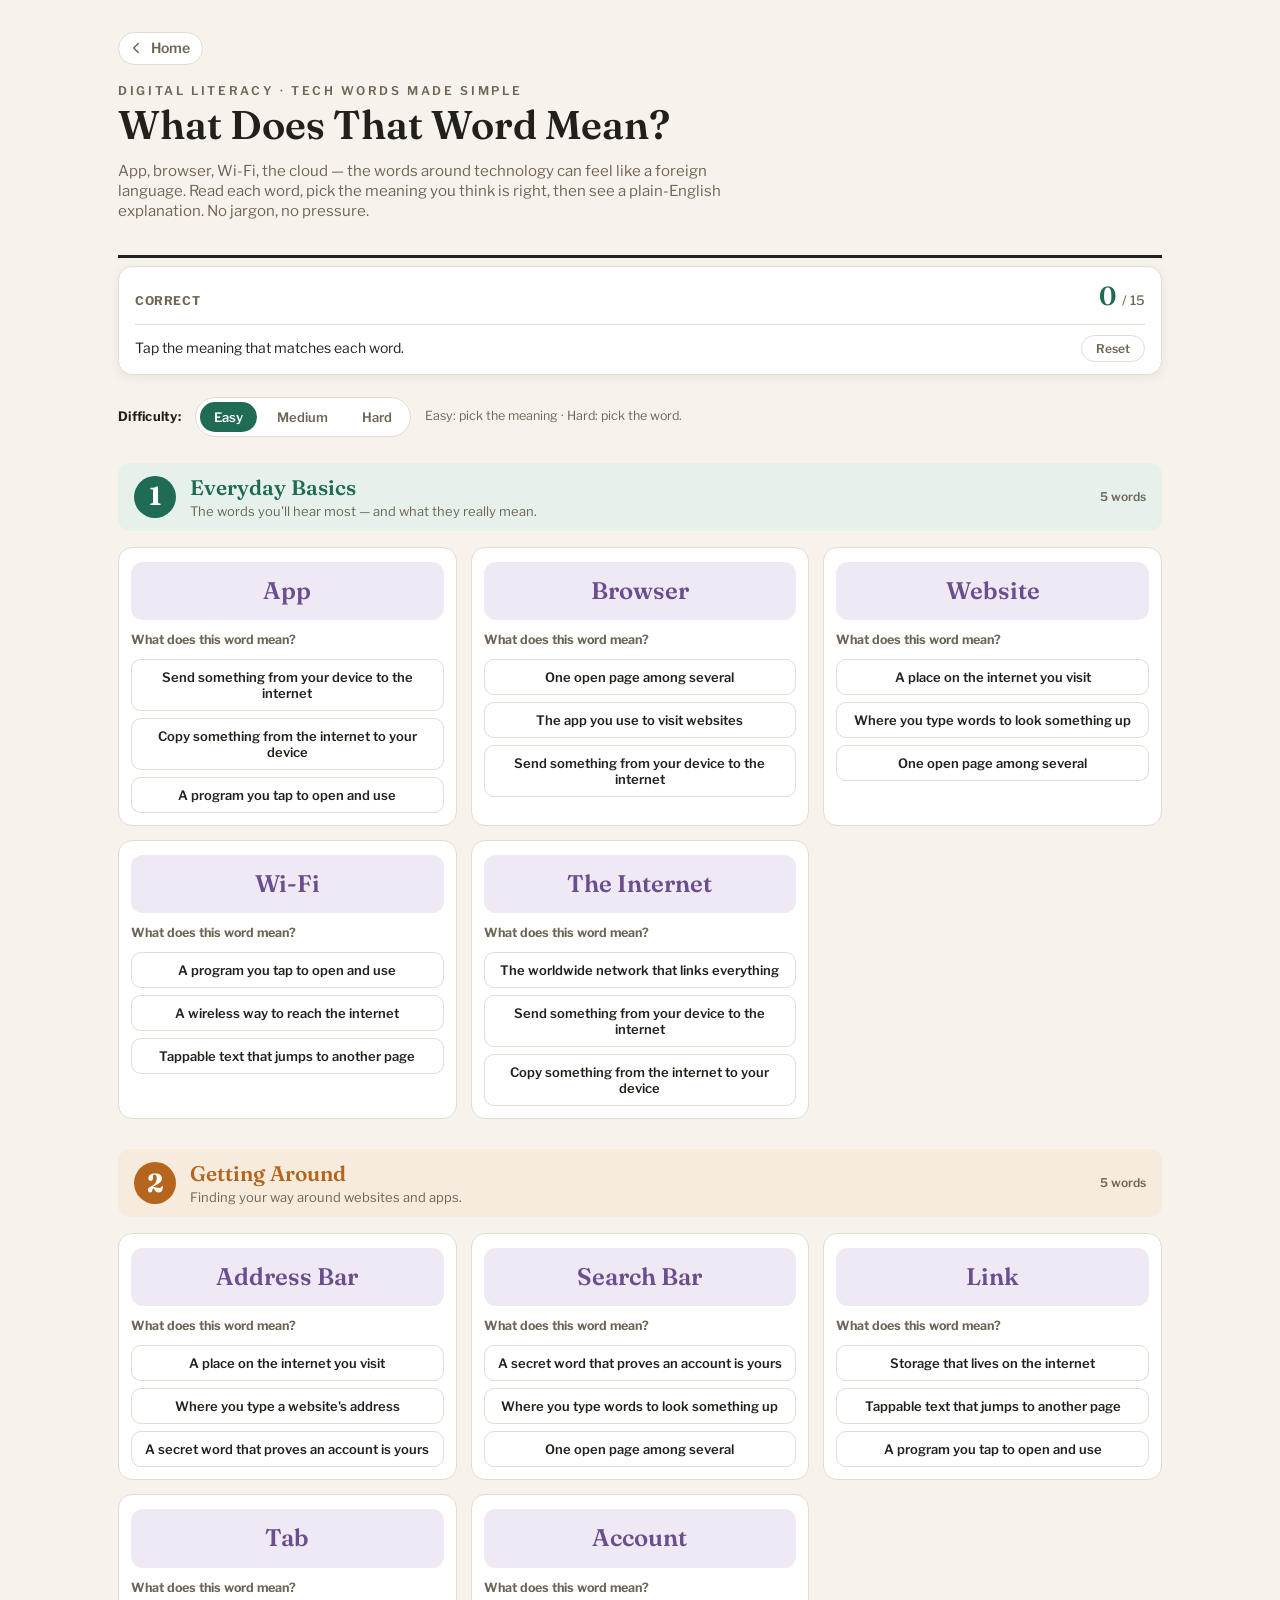
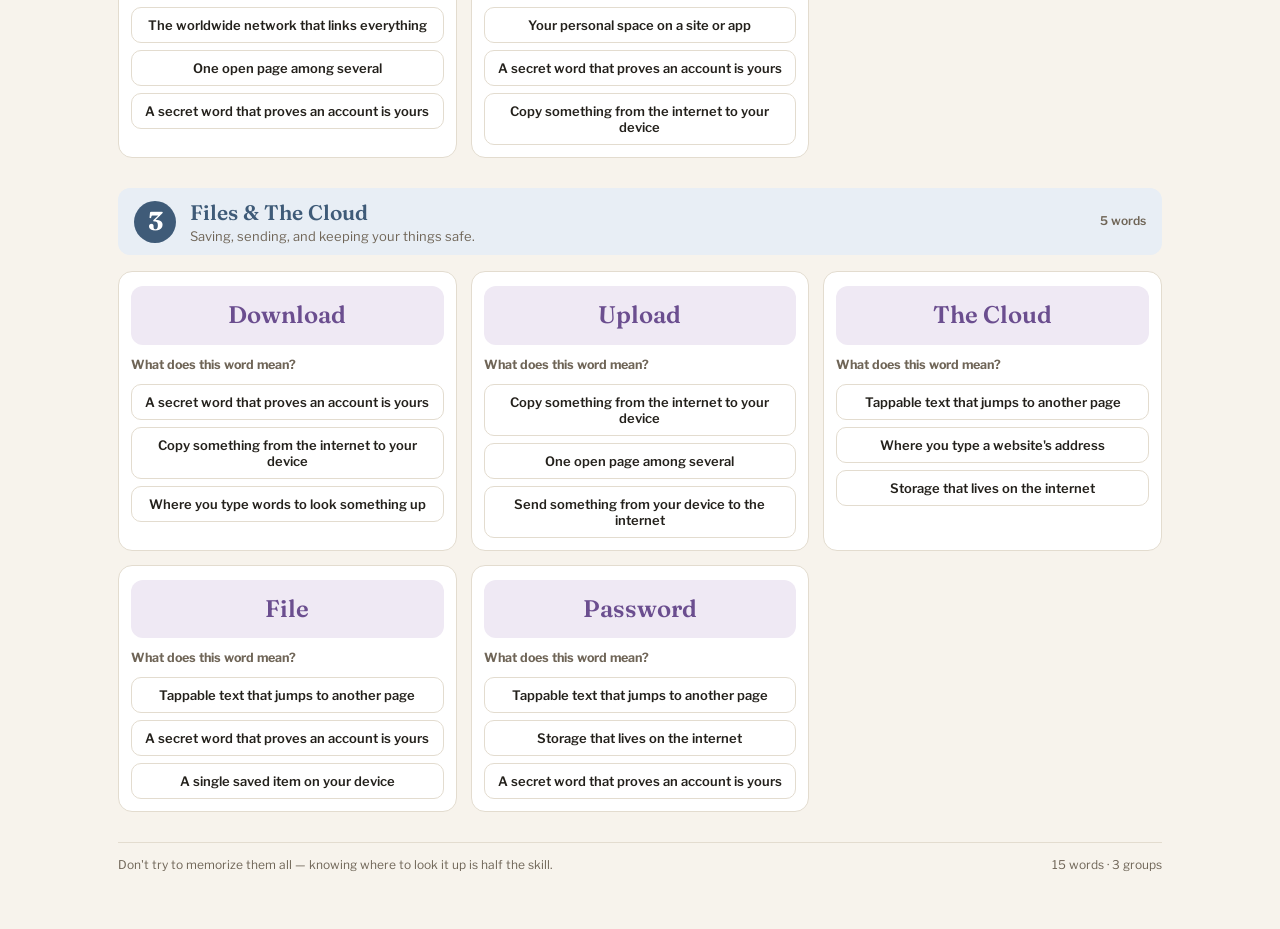
<file: words.html>
<!doctype html>
<html lang="en">
  <head>
    <meta charset="utf-8" />
    <meta name="viewport" content="width=device-width, initial-scale=1" />
    <title>Tech Words Made Simple</title>
    <link rel="preconnect" href="https://fonts.googleapis.com" />
    <link rel="preconnect" href="https://fonts.gstatic.com" crossorigin />
    <link
      href="https://fonts.googleapis.com/css2?family=Fraunces:opsz,wght@9..144,500;9..144,600;9..144,700&family=Libre+Franklin:wght@400;500;600;700&display=swap"
      rel="stylesheet"
    />
    <link rel="stylesheet" href="styles.css" />
  </head>
  <body>
    <div class="wrap">
      <nav class="topnav no-print">
        <a class="back-link" href="index.html">
          <svg
            width="18"
            height="18"
            xmlns="http://www.w3.org/2000/svg"
            viewBox="0 0 24 24"
            fill="none"
            stroke="currentColor"
            stroke-width="2"
            stroke-linecap="round"
            stroke-linejoin="round"
            aria-hidden="true"
          >
            <path d="m15 18-6-6 6-6" />
          </svg>
          <span>Home</span>
        </a>
      </nav>

      <header class="head">
        <div class="kicker">Digital Literacy · Tech Words Made Simple</div>
        <h1>What Does That Word Mean?</h1>
        <p class="sub">
          App, browser, Wi-Fi, the cloud — the words around technology can feel
          like a foreign language. Read each word, pick the meaning you think is
          right, then see a plain-English explanation. No jargon, no pressure.
        </p>
      </header>

      <div class="scoreboard no-print" id="scoreboard">
        <div class="sb-banner" id="sb-banner" hidden>
          You're practicing the words you missed. Get them all right to master
          your tech words!
        </div>
        <div class="gb-row">
          <span class="gb-label">Correct</span>
          <span class="gb-count"><span id="gb-done">0</span> <small>/ 15</small></span>
        </div>
        <div class="sb-footer">
          <span class="sb-feedback" id="sb-feedback"
            >Tap the meaning that matches each word.</span
          >
          <button type="button" class="sb-practice" id="sb-practice" hidden>
            Practice what I missed
          </button>
          <button type="button" class="sb-reset" id="sb-reset">Reset</button>
        </div>
      </div>

      <div class="testbar no-print">
        <span class="testbar-label">Difficulty:</span>
        <div class="test-toggles">
          <button type="button" class="test-toggle diff-toggle active" data-level="easy">
            Easy
          </button>
          <button type="button" class="test-toggle diff-toggle" data-level="medium">
            Medium
          </button>
          <button type="button" class="test-toggle diff-toggle" data-level="hard">
            Hard
          </button>
        </div>
        <span class="testbar-hint">Easy: pick the meaning · Hard: pick the word.</span>
      </div>

      <section class="tier tier1">
        <div class="tier-head">
          <span class="tier-num">1</span>
          <div>
            <h2>Everyday Basics</h2>
            <p>The words you'll hear most — and what they really mean.</p>
          </div>
          <span class="tier-count">5 words</span>
        </div>
        <div class="grid gesture-grid">
          <div
            class="card tw-card"
            data-term="App"
            data-def="A program you tap to open and use"
            data-more="Mail, Photos, the weather, a game — each app does one main job. Your home screen is full of them."
          >
            <div class="tw-prompt"></div>
          </div>
          <div
            class="card tw-card"
            data-term="Browser"
            data-def="The app you use to visit websites"
            data-more="Safari, Chrome, and Edge are all browsers. Think of it as your window onto the internet."
          >
            <div class="tw-prompt"></div>
          </div>
          <div
            class="card tw-card"
            data-term="Website"
            data-def="A place on the internet you visit"
            data-more="A shop, a newspaper, your bank — each website has its own address you can go to."
          >
            <div class="tw-prompt"></div>
          </div>
          <div
            class="card tw-card"
            data-term="Wi-Fi"
            data-def="A wireless way to reach the internet"
            data-more="It connects your device to the internet without any cables — at home, or at a café or library."
          >
            <div class="tw-prompt"></div>
          </div>
          <div
            class="card tw-card"
            data-term="The Internet"
            data-def="The worldwide network that links everything"
            data-more="It connects the world's devices and websites together so they can share information."
          >
            <div class="tw-prompt"></div>
          </div>
        </div>
      </section>

      <section class="tier tier2">
        <div class="tier-head">
          <span class="tier-num">2</span>
          <div>
            <h2>Getting Around</h2>
            <p>Finding your way around websites and apps.</p>
          </div>
          <span class="tier-count">5 words</span>
        </div>
        <div class="grid gesture-grid">
          <div
            class="card tw-card"
            data-term="Address Bar"
            data-def="Where you type a website's address"
            data-more="It's the long box at the very top of a browser. Type an address like google.com there and press go."
          >
            <div class="tw-prompt"></div>
          </div>
          <div
            class="card tw-card"
            data-term="Search Bar"
            data-def="Where you type words to look something up"
            data-more="Type what you're after — &ldquo;weather today&rdquo; or &ldquo;apple pie recipe&rdquo; — and it finds matches for you."
          >
            <div class="tw-prompt"></div>
          </div>
          <div
            class="card tw-card"
            data-term="Link"
            data-def="Tappable text that jumps to another page"
            data-more="Links are often blue or underlined. Tap one and it takes you somewhere new."
          >
            <div class="tw-prompt"></div>
          </div>
          <div
            class="card tw-card"
            data-term="Tab"
            data-def="One open page among several"
            data-more="Like pages in a notebook — each website sits in its own tab, so you can switch back and forth."
          >
            <div class="tw-prompt"></div>
          </div>
          <div
            class="card tw-card"
            data-term="Account"
            data-def="Your personal space on a site or app"
            data-more="You open it with a username and password. It remembers your details, settings, and history."
          >
            <div class="tw-prompt"></div>
          </div>
        </div>
      </section>

      <section class="tier tier3">
        <div class="tier-head">
          <span class="tier-num">3</span>
          <div>
            <h2>Files &amp; The Cloud</h2>
            <p>Saving, sending, and keeping your things safe.</p>
          </div>
          <span class="tier-count">5 words</span>
        </div>
        <div class="grid gesture-grid">
          <div
            class="card tw-card"
            data-term="Download"
            data-def="Copy something from the internet to your device"
            data-more="Saving a photo, an app, or a document onto your phone or computer so it's yours to keep."
          >
            <div class="tw-prompt"></div>
          </div>
          <div
            class="card tw-card"
            data-term="Upload"
            data-def="Send something from your device to the internet"
            data-more="The opposite of download — like posting a photo online or attaching a file to an email."
          >
            <div class="tw-prompt"></div>
          </div>
          <div
            class="card tw-card"
            data-term="The Cloud"
            data-def="Storage that lives on the internet"
            data-more="Your photos and files are kept safely online, so they're still there even if you lose your device."
          >
            <div class="tw-prompt"></div>
          </div>
          <div
            class="card tw-card"
            data-term="File"
            data-def="A single saved item on your device"
            data-more="A photo, a letter, a song — anything saved that you can open, share, or delete later."
          >
            <div class="tw-prompt"></div>
          </div>
          <div
            class="card tw-card"
            data-term="Password"
            data-def="A secret word that proves an account is yours"
            data-more="Keep it private and don't reuse it across sites. It's the key that locks and unlocks your account."
          >
            <div class="tw-prompt"></div>
          </div>
        </div>
      </section>

      <footer>
        <span>Don't try to memorize them all — knowing where to look it up is half the skill.</span>
        <span>15 words · 3 groups</span>
      </footer>
    </div>

    <div class="modal-overlay no-print" id="result-modal" hidden>
      <div
        class="modal-card"
        role="dialog"
        aria-modal="true"
        aria-labelledby="modal-title"
      >
        <button
          type="button"
          class="modal-close"
          id="modal-close"
          aria-label="Close this window"
        >
          &times;
        </button>
        <div class="modal-emoji" id="modal-emoji" aria-hidden="true">🎉</div>
        <h2 class="modal-title" id="modal-title">Great job!</h2>
        <p class="modal-score" id="modal-score">You got 0 out of 0</p>
        <p class="modal-sub" id="modal-sub"></p>
        <div class="modal-actions">
          <button type="button" class="modal-btn primary" id="modal-practice">
            Practice what I missed
          </button>
          <button type="button" class="modal-btn" id="modal-restart">
            Start the quiz over
          </button>
        </div>
      </div>
    </div>

    <script src="words.js"></script>
  </body>
</html>
</file>
<file: styles.css>
:root {
  --ink: #23201b;
  --muted: #6f6557;
  --paper: #f7f3ec;
  --card: #ffffff;
  --line: #e3dccf;
  --t1: #1f6b54;
  --t1bg: #e6f1ec;
  --t2: #b5651d;
  --t2bg: #f6ebdd;
  --t3: #3f5b78;
  --t3bg: #e8eef5;
  --t4: #6b4e8f;
  --t4bg: #efe9f4;
  --t5: #117a72;
  --t5bg: #e0efee;
  --t6: #a83d72;
  --t6bg: #f6e6ef;
  --green: #1f9d57;
  --amber: #e0902b;
  --red: #d6483b;
}
* {
  box-sizing: border-box;
}
html,
body {
  margin: 0;
}
body {
  font-family: "Libre Franklin", system-ui, sans-serif;
  color: var(--ink);
  background: var(--paper);
  -webkit-print-color-adjust: exact;
  print-color-adjust: exact;
  line-height: 1.35;
}
.wrap {
  max-width: 1100px;
  margin: 0 auto;
  padding: 32px 28px 56px;
}

.topnav {
  margin-bottom: 18px;
}
.back-link {
  display: inline-flex;
  align-items: center;
  gap: 6px;
  font-size: 14px;
  font-weight: 600;
  color: var(--muted);
  text-decoration: none;
  padding: 6px 12px 6px 8px;
  border: 1px solid var(--line);
  border-radius: 999px;
  background: #fff;
  transition: color 0.15s, border-color 0.15s, background 0.15s;
}
.back-link:hover {
  color: var(--t1);
  border-color: var(--t1);
}
.back-link svg {
  transition: transform 0.15s;
}
.back-link:hover svg {
  transform: translateX(-2px);
}

header.head {
  border-bottom: 3px solid var(--ink);
  padding-bottom: 18px;
  margin-bottom: 8px;
}
.kicker {
  font-size: 12px;
  letter-spacing: 0.22em;
  text-transform: uppercase;
  color: var(--muted);
  font-weight: 600;
}
h1 {
  font-family: "Fraunces", Georgia, serif;
  font-weight: 600;
  font-size: 40px;
  line-height: 1.02;
  margin: 6px 0 4px;
}
.sub {
  color: var(--muted);
  font-size: 15px;
  max-width: 62ch;
}

.legend {
  display: flex;
  flex-wrap: wrap;
  gap: 18px 28px;
  align-items: center;
  background: #fff;
  border: 1px solid var(--line);
  border-radius: 12px;
  padding: 12px 16px;
  margin: 16px 0 26px;
}
.legend .grp {
  display: flex;
  align-items: center;
  gap: 9px;
  font-size: 13.5px;
}
.swatch {
  width: 18px;
  height: 18px;
  border-radius: 50%;
  border: 2px solid;
}
.tier {
  margin-bottom: 30px;
  break-inside: avoid;
}
.tier-head {
  display: flex;
  align-items: center;
  gap: 14px;
  padding: 10px 16px;
  border-radius: 12px;
  margin-bottom: 16px;
}
.tier1 .tier-head {
  background: var(--t1bg);
}
.tier2 .tier-head {
  background: var(--t2bg);
}
.tier3 .tier-head {
  background: var(--t3bg);
}
.tier-num {
  font-family: "Fraunces", serif;
  font-weight: 700;
  font-size: 26px;
  width: 42px;
  height: 42px;
  display: flex;
  align-items: center;
  justify-content: center;
  border-radius: 50%;
  color: #fff;
}
.tier1 .tier-num {
  background: var(--t1);
}
.tier2 .tier-num {
  background: var(--t2);
}
.tier3 .tier-num {
  background: var(--t3);
}
.tier-head h2 {
  font-family: "Fraunces", serif;
  font-weight: 600;
  font-size: 21px;
  margin: 0;
}
.tier1 .tier-head h2 {
  color: var(--t1);
}
.tier2 .tier-head h2 {
  color: var(--t2);
}
.tier3 .tier-head h2 {
  color: var(--t3);
}
.tier-head p {
  margin: 2px 0 0;
  font-size: 13px;
  color: var(--muted);
}
.tier-count {
  margin-left: auto;
  font-size: 12px;
  font-weight: 600;
  color: var(--muted);
  white-space: nowrap;
}

.grid {
  display: grid;
  grid-template-columns: repeat(auto-fill, minmax(155px, 1fr));
  gap: 14px;
}
.card {
  background: var(--card);
  border: 1px solid var(--line);
  border-radius: 14px;
  padding: 14px 12px 12px;
  display: flex;
  flex-direction: column;
  align-items: center;
  text-align: center;
  position: relative;
  break-inside: avoid;
}
.card-top {
  height: 46px;
  display: flex;
  align-items: center;
  justify-content: center;
  margin-top: 4px;
}
/* Cards showing two looks of the same control. */
.card-top.multi {
  height: auto;
  gap: 10px;
  flex-wrap: wrap;
}
.card-top.multi .ic {
  width: 34px;
  height: 34px;
}
.ic {
  width: 40px;
  height: 40px;
  stroke-width: 2;
  color: var(--ink);
}
.ic.red {
  color: var(--red);
}
.ic.green {
  color: var(--green);
}
.ic.amber {
  color: var(--amber);
}
.label {
  font-weight: 700;
  font-size: 16px;
  margin-top: 10px;
}
.desc {
  font-size: 12px;
  color: var(--muted);
  margin-top: 3px;
  min-height: 30px;
}
footer {
  margin-top: 30px;
  padding-top: 14px;
  border-top: 1px solid var(--line);
  font-size: 12px;
  color: var(--muted);
  display: flex;
  justify-content: space-between;
  flex-wrap: wrap;
  gap: 8px;
}

@media print {
  @page {
    margin: 12mm;
  }
  body {
    background: #fff;
  }
  .wrap {
    padding: 0;
    max-width: none;
  }
  .grid {
    grid-template-columns: repeat(4, 1fr);
    gap: 9px;
  }
  .card {
    padding: 9px 7px;
  }
  .legend {
    margin: 10px 0 16px;
  }
  .tier {
    margin-bottom: 16px;
  }
  h1 {
    font-size: 32px;
  }
  .no-print {
    display: none;
  }
}

/* ===== Test Type control ===== */
.testbar {
  display: flex;
  flex-wrap: wrap;
  align-items: center;
  gap: 10px 14px;
  margin: 0 0 26px;
}
.testbar-label {
  font-weight: 700;
  font-size: 13px;
  letter-spacing: 0.02em;
}
.testbar-hint {
  font-size: 12.5px;
  color: var(--muted);
}
.test-toggles {
  display: inline-flex;
  flex-wrap: wrap;
  gap: 6px;
  background: #fff;
  border: 1px solid var(--line);
  border-radius: 999px;
  padding: 4px;
}
.test-toggle {
  font-family: inherit;
  font-size: 13px;
  font-weight: 600;
  color: var(--muted);
  background: transparent;
  border: 0;
  border-radius: 999px;
  padding: 7px 14px;
  cursor: pointer;
  transition: background 0.15s, color 0.15s;
}
.test-toggle:hover {
  color: var(--ink);
  background: var(--paper);
}
.test-toggle.active {
  color: #fff;
  background: var(--t1);
}

/* ===== Scoreboard ===== */
.scoreboard {
  position: sticky;
  top: 0;
  z-index: 20;
  background: #fff;
  border: 1px solid var(--line);
  border-radius: 14px;
  padding: 12px 16px;
  margin: 0 0 22px;
  box-shadow: 0 3px 12px rgba(35, 32, 27, 0.06);
}
.sb-footer {
  display: flex;
  align-items: center;
  gap: 12px;
  margin-top: 10px;
  padding-top: 10px;
  border-top: 1px solid var(--line);
}
.sb-feedback {
  flex: 1;
  font-size: 14px;
  color: var(--ink);
}
.sb-reset {
  font-family: inherit;
  font-size: 12px;
  font-weight: 600;
  color: var(--muted);
  background: transparent;
  border: 1px solid var(--line);
  border-radius: 999px;
  padding: 5px 14px;
  cursor: pointer;
  white-space: nowrap;
  transition: background 0.15s, color 0.15s, border-color 0.15s;
}
.sb-reset:hover {
  color: var(--red);
  border-color: var(--red);
}

/* ===== Icon Quiz ===== */
.iq-card {
  justify-content: flex-start;
  transition: border-color 0.2s, box-shadow 0.2s;
}
.iq-card.correct {
  border-color: var(--green);
  box-shadow: 0 0 0 2px rgba(31, 157, 87, 0.18);
}
.iq-card.incorrect {
  border-color: var(--red);
  box-shadow: 0 0 0 2px rgba(214, 72, 59, 0.18);
}
.iq-q {
  font-size: 12.5px;
  font-weight: 700;
  color: var(--muted);
  margin-top: 12px;
}
.iq-choices {
  display: flex;
  flex-direction: column;
  gap: 7px;
  width: 100%;
  margin-top: 10px;
}
.choice {
  font-family: inherit;
  font-size: 13px;
  font-weight: 600;
  color: var(--ink);
  background: #fff;
  border: 1px solid var(--line);
  border-radius: 10px;
  padding: 9px 12px;
  cursor: pointer;
  text-align: center;
  transition: background 0.15s, color 0.15s, border-color 0.15s;
}
.choice:hover:not(:disabled) {
  border-color: var(--ink);
}
.choice:disabled {
  cursor: default;
  opacity: 0.55;
}
.choice.is-truth {
  opacity: 1;
  border-color: var(--green);
  color: var(--green);
}
.iq-card.correct .choice.chosen {
  background: var(--green);
  border-color: var(--green);
  color: #fff;
  opacity: 1;
}
.iq-card.incorrect .choice.chosen {
  background: var(--red);
  border-color: var(--red);
  color: #fff;
  opacity: 1;
}
.iq-verdict {
  display: none;
  width: 100%;
  font-size: 13px;
  font-weight: 700;
  margin-top: 12px;
}
.iq-card.answered .iq-verdict {
  display: block;
}
.iq-verdict.ok {
  color: var(--green);
}
.iq-verdict.bad {
  color: var(--red);
}
/* The name + description are the explanation — hidden until answered. */
.iq-card .label,
.iq-card .desc {
  display: none;
}
.iq-card.answered .label {
  display: block;
  margin-top: 12px;
  padding-top: 11px;
  border-top: 1px dashed var(--line);
}
.iq-card.answered .desc {
  display: block;
  min-height: 0;
}

/* Cards / tiers hidden while practicing a subset. */
.iq-hidden,
.tier-hidden {
  display: none !important;
}

/* ===== Practice-mode scoreboard extras ===== */
.sb-banner {
  font-size: 15px;
  font-weight: 600;
  color: var(--t1);
  background: var(--t1bg);
  border-radius: 10px;
  padding: 10px 14px;
  margin-bottom: 12px;
}
.sb-practice {
  font-family: inherit;
  font-size: 14px;
  font-weight: 700;
  color: #fff;
  background: var(--t1);
  border: 1px solid var(--t1);
  border-radius: 999px;
  padding: 8px 18px;
  cursor: pointer;
  white-space: nowrap;
  transition: filter 0.15s;
}
.sb-practice:hover {
  filter: brightness(1.08);
}

/* ===== Results modal ===== */
.modal-overlay[hidden] {
  display: none;
}
.modal-overlay {
  position: fixed;
  inset: 0;
  z-index: 100;
  display: flex;
  align-items: center;
  justify-content: center;
  padding: 20px;
  background: rgba(35, 32, 27, 0.55);
  animation: modal-fade 0.2s ease;
}
@keyframes modal-fade {
  from {
    opacity: 0;
  }
  to {
    opacity: 1;
  }
}
.modal-card {
  position: relative;
  width: 100%;
  max-width: 460px;
  background: var(--card);
  border: 1px solid var(--line);
  border-radius: 20px;
  padding: 36px 30px 30px;
  text-align: center;
  box-shadow: 0 18px 50px rgba(35, 32, 27, 0.28);
  animation: modal-pop 0.22s ease;
}
@keyframes modal-pop {
  from {
    transform: translateY(12px) scale(0.97);
    opacity: 0;
  }
  to {
    transform: translateY(0) scale(1);
    opacity: 1;
  }
}
.modal-close {
  position: absolute;
  top: 12px;
  right: 14px;
  width: 40px;
  height: 40px;
  font-size: 28px;
  line-height: 1;
  color: var(--muted);
  background: transparent;
  border: none;
  border-radius: 50%;
  cursor: pointer;
  transition: background 0.15s, color 0.15s;
}
.modal-close:hover {
  color: var(--ink);
  background: var(--paper);
}
.modal-emoji {
  font-size: 52px;
  line-height: 1;
  margin-bottom: 8px;
}
.modal-title {
  font-family: "Fraunces", Georgia, serif;
  font-size: 28px;
  font-weight: 600;
  margin: 0 0 6px;
}
.modal-score {
  font-size: 22px;
  font-weight: 700;
  color: var(--t1);
  margin: 0 0 10px;
}
.modal-sub {
  font-size: 16px;
  line-height: 1.5;
  color: var(--muted);
  margin: 0 auto 24px;
  max-width: 340px;
}
.modal-actions {
  display: flex;
  flex-direction: column;
  gap: 12px;
}
.modal-btn {
  font-family: inherit;
  font-size: 17px;
  font-weight: 700;
  color: var(--ink);
  background: #fff;
  border: 1.5px solid var(--line);
  border-radius: 12px;
  padding: 15px 20px;
  cursor: pointer;
  transition: background 0.15s, color 0.15s, border-color 0.15s, filter 0.15s;
}
.modal-btn:hover {
  border-color: var(--ink);
}
.modal-btn.primary {
  color: #fff;
  background: var(--t1);
  border-color: var(--t1);
}
.modal-btn.primary:hover {
  filter: brightness(1.08);
}

/* ===== Learning Resources home ===== */
.resource-grid {
  display: grid;
  grid-template-columns: repeat(auto-fill, minmax(300px, 1fr));
  gap: 20px;
  margin-top: 26px;
}
/* Each card sets its own accent via these vars; add a variant class
   (e.g. .rc-gestures) to a new card to give it a different color. */
.resource-card {
  --accent: var(--t1);
  --accent-bg: var(--t1bg);
  display: flex;
  flex-direction: column;
  background: var(--card);
  border: 1px solid var(--line);
  border-radius: 16px;
  overflow: hidden;
  text-decoration: none;
  color: inherit;
  transition: transform 0.15s, box-shadow 0.15s, border-color 0.15s;
}
.resource-card:hover {
  transform: translateY(-3px);
  box-shadow: 0 10px 24px rgba(35, 32, 27, 0.1);
  border-color: var(--accent);
}
.resource-card:focus-visible {
  outline: 2px solid var(--accent);
  outline-offset: 2px;
}
.rc-art {
  height: 168px;
  display: flex;
  align-items: center;
  justify-content: center;
  background: var(--accent-bg);
  border-bottom: 1px solid var(--line);
}
.rc-art svg {
  width: 116px;
  height: 116px;
  color: var(--accent);
}
.rc-body {
  display: flex;
  flex-direction: column;
  gap: 6px;
  flex: 1;
  padding: 18px 20px 22px;
}
.rc-body h2 {
  font-family: "Fraunces", Georgia, serif;
  font-weight: 600;
  font-size: 22px;
  margin: 0;
  color: var(--accent);
}
.rc-body p {
  margin: 0;
  flex: 1;
  font-size: 14px;
  color: var(--muted);
}
.rc-go {
  margin-top: 10px;
  font-size: 14px;
  font-weight: 700;
  color: var(--accent);
}
.resource-card:hover .rc-go {
  text-decoration: underline;
}
/* Accent variants — cycle through these for future resources. */
.rc-gestures {
  --accent: var(--t3);
  --accent-bg: var(--t3bg);
}
.rc-alt {
  --accent: var(--t2);
  --accent-bg: var(--t2bg);
}
.rc-words {
  --accent: var(--t4);
  --accent-bg: var(--t4bg);
}
.rc-pass {
  --accent: var(--t5);
  --accent-bg: var(--t5bg);
}
.rc-video {
  --accent: var(--t6);
  --accent-bg: var(--t6bg);
}

/* ===== Touch Gestures page ===== */
/* Progress scoreboard (simpler than the icon sheet's grid) */
.gb-row {
  display: flex;
  align-items: baseline;
  justify-content: space-between;
  gap: 12px;
}
.gb-label {
  font-size: 12px;
  font-weight: 700;
  text-transform: uppercase;
  letter-spacing: 0.05em;
  color: var(--muted);
}
.gb-count {
  font-family: "Fraunces", Georgia, serif;
  font-weight: 600;
  font-size: 26px;
  color: var(--t1);
}
.gb-count small {
  font-family: "Libre Franklin", system-ui, sans-serif;
  font-size: 13px;
  font-weight: 500;
  color: var(--muted);
}

/* Legend swatches reused for try / done states */
.swatch.try {
  border-color: var(--muted);
  background: var(--paper);
}
.swatch.ok {
  border-color: var(--green);
  background: rgba(31, 157, 87, 0.16);
}
.legend-hint {
  font-size: 12.5px;
  color: var(--muted);
  margin-left: auto;
}

/* Wider cards so each practice zone has room */
.gesture-grid {
  grid-template-columns: repeat(auto-fill, minmax(260px, 1fr));
}
.gesture-card {
  justify-content: flex-start;
  transition: border-color 0.2s, box-shadow 0.2s;
}
.gesture-card.done {
  border-color: var(--green);
  box-shadow: 0 0 0 2px rgba(31, 157, 87, 0.18);
}
.gesture-icon {
  height: 46px;
  display: flex;
  align-items: center;
  justify-content: center;
  margin-top: 4px;
}
.gesture-card.done .gesture-icon .ic {
  color: var(--green);
}

/* The shaded practice zone */
.gz {
  position: relative;
  width: 100%;
  min-height: 124px;
  margin-top: 12px;
  border: 1.5px dashed var(--line);
  border-radius: 12px;
  background: var(--t1bg);
  display: flex;
  align-items: center;
  justify-content: center;
  overflow: hidden;
  user-select: none;
  -webkit-user-select: none;
  touch-action: manipulation;
}
.gesture-card.done .gz {
  border-style: solid;
  border-color: var(--green);
  background: rgba(31, 157, 87, 0.1);
}
.gz-hint {
  font-size: 13px;
  font-weight: 600;
  color: var(--t1);
  pointer-events: none;
  text-align: center;
  padding: 0 10px;
}

.gesture-status {
  margin-top: 11px;
  padding-top: 11px;
  border-top: 1px dashed var(--line);
  width: 100%;
  font-size: 13px;
  font-weight: 700;
  color: var(--muted);
}
.gesture-status.done {
  color: var(--green);
}

/* Tap */
.gz-target {
  width: 64px;
  height: 64px;
  border-radius: 50%;
  background: var(--t1);
  opacity: 0.85;
  animation: tap-pulse 1.8s ease-in-out infinite;
}
[data-zone="tap"] .gz-hint {
  position: absolute;
  top: 12px;
}
@keyframes tap-pulse {
  0%,
  100% {
    transform: scale(1);
  }
  50% {
    transform: scale(1.12);
  }
}
.gesture-card.done [data-zone="tap"] .gz-target {
  animation: none;
  background: var(--green);
}

/* Scroll */
.gz-scroll {
  display: block;
  height: 124px;
  overflow-y: auto;
  align-items: stretch;
  touch-action: pan-y;
}
.scroll-inner {
  padding: 14px 16px;
}
.scroll-inner p {
  margin: 0 0 46px;
  font-size: 13px;
  color: var(--muted);
  text-align: center;
}
.scroll-inner p.scroll-goal {
  margin-bottom: 8px;
  font-weight: 700;
  color: var(--t1);
}

/* Swipe */
.gz-swipe {
  touch-action: pan-y;
}
.swipe-card {
  width: 78%;
  padding: 22px 14px;
  background: #fff;
  border: 1px solid var(--line);
  border-radius: 12px;
  font-size: 13px;
  font-weight: 600;
  color: var(--ink);
  text-align: center;
  cursor: grab;
  box-shadow: 0 2px 8px rgba(35, 32, 27, 0.08);
  touch-action: pan-y;
}
.swipe-card:active {
  cursor: grabbing;
}

/* Touch & Hold */
.hold-target {
  position: relative;
  width: 130px;
  height: 64px;
  border: 0;
  border-radius: 12px;
  background: var(--t1);
  color: #fff;
  font-family: inherit;
  font-size: 14px;
  font-weight: 700;
  cursor: pointer;
  overflow: hidden;
  touch-action: none;
}
.hold-fill {
  position: absolute;
  inset: 0;
  width: 0;
  background: rgba(255, 255, 255, 0.32);
}
.hold-target.holding .hold-fill {
  width: 100%;
  transition: width 0.7s linear;
}
.hold-text {
  position: relative;
}
.hold-target.held {
  background: var(--green);
}

/* Double-tap & pinch zoom boxes */
.gz-zoom {
  touch-action: none;
}
.zoom-box {
  width: 88px;
  height: 88px;
  border-radius: 12px;
  background: linear-gradient(135deg, var(--t2) 0%, var(--t1) 100%);
  display: flex;
  align-items: center;
  justify-content: center;
  transform: scale(1);
  transition: transform 0.2s ease;
  will-change: transform;
}
.zoom-box .gz-hint {
  color: #fff;
  font-size: 11px;
}
.zoom-box.zoomed {
  transform: scale(1.6);
}
.pinch-fallback {
  position: absolute;
  bottom: 8px;
  right: 8px;
  display: flex;
  gap: 6px;
}
.pinch-fallback button {
  width: 30px;
  height: 30px;
  border-radius: 50%;
  border: 1px solid var(--line);
  background: #fff;
  font-size: 16px;
  font-weight: 700;
  color: var(--ink);
  cursor: pointer;
}
.pinch-fallback button:hover {
  border-color: var(--t1);
  color: var(--t1);
}

/* ===== Spot the Scam page ===== */
.scam-card {
  align-items: stretch;
  text-align: left;
  transition: border-color 0.2s, box-shadow 0.2s;
}
.scam-card.correct {
  border-color: var(--green);
  box-shadow: 0 0 0 2px rgba(31, 157, 87, 0.18);
}
.scam-card.incorrect {
  border-color: var(--red);
  box-shadow: 0 0 0 2px rgba(214, 72, 59, 0.18);
}
.scam-head {
  display: flex;
  align-items: center;
  gap: 8px;
  margin-bottom: 10px;
}
.scam-chan svg {
  width: 22px;
  height: 22px;
  color: var(--muted);
  display: block;
}
.scam-type {
  font-size: 11.5px;
  font-weight: 700;
  text-transform: uppercase;
  letter-spacing: 0.05em;
  color: var(--muted);
}
.scam-msg {
  background: var(--paper);
  border: 1px solid var(--line);
  border-radius: 12px;
  padding: 12px 14px;
}
.scam-from {
  font-size: 12px;
  font-weight: 700;
  color: var(--muted);
  margin-bottom: 6px;
  word-break: break-word;
}
.scam-body {
  font-size: 14px;
  color: var(--ink);
  line-height: 1.5;
  word-break: break-word;
}
.scam-answers {
  display: flex;
  gap: 8px;
  margin-top: 12px;
}
.scam-btn {
  flex: 1;
  font-family: inherit;
  font-size: 13px;
  font-weight: 700;
  color: var(--ink);
  background: #fff;
  border: 1px solid var(--line);
  border-radius: 999px;
  padding: 9px 10px;
  cursor: pointer;
  transition: background 0.15s, color 0.15s, border-color 0.15s;
}
.scam-btn:hover:not(:disabled) {
  border-color: var(--ink);
}
.scam-btn:disabled {
  cursor: default;
  opacity: 0.6;
}
/* The answer the user picked, and the true answer, after answering. */
.scam-btn.chosen {
  opacity: 1;
}
.scam-card.correct .scam-btn.chosen {
  background: var(--green);
  border-color: var(--green);
  color: #fff;
}
.scam-card.incorrect .scam-btn.chosen {
  background: var(--red);
  border-color: var(--red);
  color: #fff;
}
.scam-btn.is-truth {
  opacity: 1;
  border-color: var(--green);
  color: var(--green);
}
.scam-card.correct .scam-btn.is-truth {
  /* already shown via .chosen */
  border-color: var(--green);
}
.scam-explain {
  display: none;
  margin-top: 12px;
  padding-top: 11px;
  border-top: 1px dashed var(--line);
}
.scam-card.answered .scam-explain {
  display: block;
}
.scam-verdict {
  display: block;
  font-size: 13px;
  font-weight: 700;
  margin-bottom: 4px;
}
.scam-verdict.ok {
  color: var(--green);
}
.scam-verdict.bad {
  color: var(--red);
}
.scam-why {
  font-size: 13px;
  color: var(--muted);
  line-height: 1.5;
}

/* ===== Tech Words Made Simple page ===== */
.tw-card {
  align-items: stretch;
  text-align: left;
  justify-content: flex-start;
  transition: border-color 0.2s, box-shadow 0.2s;
}
.tw-card.correct {
  border-color: var(--green);
  box-shadow: 0 0 0 2px rgba(31, 157, 87, 0.18);
}
.tw-card.incorrect {
  border-color: var(--red);
  box-shadow: 0 0 0 2px rgba(214, 72, 59, 0.18);
}
/* The word (or, in Hard mode, the meaning) you're being quizzed on. */
.tw-prompt {
  font-family: "Fraunces", Georgia, serif;
  font-weight: 600;
  font-size: 24px;
  line-height: 1.1;
  color: var(--t4);
  background: var(--t4bg);
  border-radius: 12px;
  padding: 16px 16px;
  text-align: center;
}
/* When the prompt is a meaning instead of a single word, ease it down a size. */
.tw-prompt.is-def {
  font-family: "Libre Franklin", system-ui, sans-serif;
  font-weight: 600;
  font-size: 16px;
  line-height: 1.4;
}
/* Reuse the icon-quiz choice + verdict styling on these cards too. */
.tw-card.correct .choice.chosen {
  background: var(--green);
  border-color: var(--green);
  color: #fff;
  opacity: 1;
}
.tw-card.incorrect .choice.chosen {
  background: var(--red);
  border-color: var(--red);
  color: #fff;
  opacity: 1;
}
/* The full glossary entry, revealed once the card is answered. */
.tw-reveal {
  display: none;
  margin-top: 12px;
  padding-top: 11px;
  border-top: 1px dashed var(--line);
}
.tw-card.answered .tw-reveal {
  display: block;
}
.tw-reveal-term {
  font-weight: 700;
  font-size: 15px;
  color: var(--ink);
}
.tw-reveal-def {
  font-size: 13.5px;
  font-weight: 600;
  color: var(--t4);
  margin-top: 2px;
}
.tw-reveal-more {
  font-size: 13px;
  color: var(--muted);
  line-height: 1.5;
  margin-top: 6px;
}

/* ===== Passwords & Account Safety page ===== */
/* --- Try-it strength meter --- */
.pw-tryit {
  margin-bottom: 30px;
}
.pw-meter-card {
  background: var(--card);
  border: 1px solid var(--line);
  border-radius: 14px;
  padding: 18px 18px 20px;
}
.pw-label {
  display: block;
  font-size: 13px;
  font-weight: 700;
  margin-bottom: 8px;
}
.pw-input-row {
  display: flex;
  flex-wrap: wrap;
  gap: 10px;
}
.pw-input {
  flex: 1;
  min-width: 200px;
  font-family: inherit;
  font-size: 18px;
  color: var(--ink);
  background: var(--paper);
  border: 1.5px solid var(--line);
  border-radius: 10px;
  padding: 12px 14px;
}
.pw-input:focus {
  outline: none;
  border-color: var(--t5);
}
.pw-sample-btn {
  font-family: inherit;
  font-size: 13px;
  font-weight: 700;
  color: var(--t5);
  background: var(--t5bg);
  border: 1px solid var(--t5);
  border-radius: 10px;
  padding: 10px 16px;
  cursor: pointer;
  white-space: nowrap;
  transition: filter 0.15s;
}
.pw-sample-btn:hover {
  filter: brightness(0.97);
}
.pw-bar {
  height: 12px;
  border-radius: 999px;
  background: var(--line);
  overflow: hidden;
  margin: 16px 0 10px;
}
.pw-bar-fill {
  height: 100%;
  width: 0;
  border-radius: 999px;
  background: var(--muted);
  transition: width 0.25s ease, background 0.25s ease;
}
.pw-bar-fill.weak {
  background: var(--red);
}
.pw-bar-fill.fair {
  background: var(--amber);
}
.pw-bar-fill.strong {
  background: var(--green);
}
.pw-verdict {
  font-size: 16px;
  font-weight: 700;
  color: var(--muted);
}
.pw-verdict.weak {
  color: var(--red);
}
.pw-verdict.fair {
  color: var(--amber);
}
.pw-verdict.strong {
  color: var(--green);
}
.pw-checks {
  list-style: none;
  padding: 0;
  margin: 14px 0 0;
  display: grid;
  gap: 8px;
}
.pw-checks li {
  display: flex;
  align-items: center;
  gap: 10px;
  font-size: 14px;
  color: var(--muted);
}
.pw-checks li::before {
  content: "○";
  font-size: 16px;
  font-weight: 700;
  color: var(--line);
  width: 18px;
  text-align: center;
  flex: none;
}
.pw-checks li.met {
  color: var(--ink);
}
.pw-checks li.met::before {
  content: "✓";
  color: var(--green);
}
.pw-tip {
  margin: 14px 0 0;
  padding-top: 12px;
  border-top: 1px dashed var(--line);
  font-size: 13.5px;
  line-height: 1.5;
  color: var(--muted);
}
.pw-privacy {
  font-size: 12px;
  color: var(--muted);
  margin: 10px 0 0;
}

/* --- Do / Don't quiz cards --- */
.pw-card {
  align-items: stretch;
  text-align: left;
  justify-content: flex-start;
  transition: border-color 0.2s, box-shadow 0.2s;
}
.pw-card.correct {
  border-color: var(--green);
  box-shadow: 0 0 0 2px rgba(31, 157, 87, 0.18);
}
.pw-card.incorrect {
  border-color: var(--red);
  box-shadow: 0 0 0 2px rgba(214, 72, 59, 0.18);
}
.pw-habit {
  flex: 1;
  font-size: 15px;
  line-height: 1.5;
  color: var(--ink);
  background: var(--paper);
  border: 1px solid var(--line);
  border-radius: 12px;
  padding: 14px 16px;
}
.pw-answers {
  display: flex;
  gap: 8px;
  margin-top: 12px;
}
.pw-btn {
  flex: 1;
  font-family: inherit;
  font-size: 13.5px;
  font-weight: 700;
  color: var(--ink);
  background: #fff;
  border: 1px solid var(--line);
  border-radius: 999px;
  padding: 10px 10px;
  cursor: pointer;
  transition: background 0.15s, color 0.15s, border-color 0.15s;
}
.pw-btn:hover:not(:disabled) {
  border-color: var(--ink);
}
.pw-btn:disabled {
  cursor: default;
  opacity: 0.6;
}
.pw-btn.chosen {
  opacity: 1;
}
.pw-card.correct .pw-btn.chosen {
  background: var(--green);
  border-color: var(--green);
  color: #fff;
}
.pw-card.incorrect .pw-btn.chosen {
  background: var(--red);
  border-color: var(--red);
  color: #fff;
}
.pw-btn.is-truth {
  opacity: 1;
  border-color: var(--green);
  color: var(--green);
}
.pw-explain {
  display: none;
  margin-top: 12px;
  padding-top: 11px;
  border-top: 1px dashed var(--line);
}
.pw-card.answered .pw-explain {
  display: block;
}
.pw-verdict-q {
  display: block;
  font-size: 13px;
  font-weight: 700;
  margin-bottom: 4px;
}
.pw-verdict-q.ok {
  color: var(--green);
}
.pw-verdict-q.bad {
  color: var(--red);
}
.pw-why {
  font-size: 13px;
  color: var(--muted);
  line-height: 1.5;
}

/* ===== Video Call Basics page ===== */
.vc-tryit {
  margin-bottom: 30px;
}
/* The mock call window — Google Meet style: dark stage, connected control bar */
.vc-stage {
  position: relative;
  background: #202124;
  border: 1px solid var(--line);
  border-bottom: none;
  border-radius: 14px 14px 0 0;
  overflow: hidden;
  min-height: 300px;
  display: flex;
  padding: 10px;
  gap: 10px;
}
.vc-remote {
  position: relative;
  flex: 1;
  display: flex;
  flex-direction: column;
  align-items: center;
  justify-content: center;
  gap: 12px;
  color: #e8eaf0;
  border-radius: 10px;
  background: radial-gradient(circle at 50% 38%, #3c4043 0%, #202124 74%);
}
/* Name pill in the corner of a tile, like Meet */
.vc-name {
  position: absolute;
  left: 12px;
  bottom: 12px;
  background: rgba(0, 0, 0, 0.5);
  color: #fff;
  font-size: 12px;
  font-weight: 600;
  padding: 4px 10px;
  border-radius: 8px;
}
/* Banner shown across the top while you're presenting */
.vc-present-banner {
  position: absolute;
  top: 0;
  left: 0;
  right: 0;
  z-index: 3;
  display: none;
  align-items: center;
  justify-content: center;
  gap: 8px;
  background: var(--t6);
  color: #fff;
  font-size: 13px;
  font-weight: 600;
  text-align: center;
  padding: 8px 12px;
}
.vc-present-banner svg {
  width: 16px;
  height: 16px;
}
.vc-stage.presenting .vc-present-banner {
  display: flex;
}
.vc-avatar {
  width: 76px;
  height: 76px;
  border-radius: 50%;
  display: flex;
  align-items: center;
  justify-content: center;
  font-family: "Fraunces", Georgia, serif;
  font-weight: 600;
  font-size: 30px;
  color: #fff;
  background: var(--t6);
}
/* Self-view tile, tucked in the corner like a real call */
.vc-self {
  position: absolute;
  z-index: 2;
  right: 18px;
  bottom: 18px;
  width: 124px;
  height: 92px;
  border-radius: 10px;
  overflow: hidden;
  border: 1px solid rgba(255, 255, 255, 0.16);
  background: #1b2030;
  display: flex;
  flex-direction: column;
  align-items: center;
  justify-content: center;
  gap: 6px;
  color: #cfd3de;
}
.vc-self.cam-on {
  background: linear-gradient(135deg, var(--t6) 0%, #3a4150 100%);
  color: #fff;
}
.vc-self .vc-avatar {
  width: 40px;
  height: 40px;
  font-size: 17px;
  background: rgba(255, 255, 255, 0.18);
}
.vc-self-label {
  font-size: 11.5px;
  font-weight: 600;
}
/* Little red "you're muted" badge on the self tile */
.vc-mute-badge {
  position: absolute;
  top: 6px;
  left: 6px;
  width: 22px;
  height: 22px;
  border-radius: 50%;
  background: var(--red);
  display: none;
  align-items: center;
  justify-content: center;
}
.vc-mute-badge svg {
  width: 13px;
  height: 13px;
  color: #fff;
}
.vc-self.mic-off .vc-mute-badge {
  display: flex;
}
/* "You left the call" overlay */
.vc-ended {
  position: absolute;
  inset: 0;
  background: rgba(10, 12, 16, 0.92);
  display: none;
  flex-direction: column;
  align-items: center;
  justify-content: center;
  gap: 14px;
  text-align: center;
  padding: 20px;
  color: #e8eaf0;
}
.vc-stage.ended .vc-ended {
  display: flex;
}
.vc-ended-title {
  font-family: "Fraunces", Georgia, serif;
  font-size: 22px;
  font-weight: 600;
}
.vc-rejoin {
  font-family: inherit;
  font-size: 15px;
  font-weight: 700;
  color: #fff;
  background: var(--t6);
  border: 0;
  border-radius: 999px;
  padding: 11px 24px;
  cursor: pointer;
  transition: filter 0.15s;
}
.vc-rejoin:hover {
  filter: brightness(1.08);
}

/* Control bar — a dark strip attached under the stage, like Meet */
.vc-bar {
  display: flex;
  flex-wrap: wrap;
  justify-content: center;
  align-items: flex-start;
  gap: 16px;
  margin-top: 0;
  padding: 16px 16px 18px;
  background: #2c2d30;
  border: 1px solid var(--line);
  border-top: none;
  border-radius: 0 0 14px 14px;
}
.vc-ctrl-wrap {
  display: flex;
  flex-direction: column;
  align-items: center;
  gap: 6px;
}
.vc-ctrl {
  width: 58px;
  height: 58px;
  border-radius: 50%;
  border: 1px solid var(--line);
  background: #fff;
  color: var(--ink);
  display: flex;
  align-items: center;
  justify-content: center;
  cursor: pointer;
  transition: background 0.15s, color 0.15s, border-color 0.15s, filter 0.15s;
}
.vc-ctrl svg {
  width: 24px;
  height: 24px;
}
/* Each toggle button holds both icons; show the one matching its state. */
.vc-ctrl .ic-off {
  display: none;
}
.vc-ctrl.is-off .ic-on {
  display: none;
}
.vc-ctrl.is-off .ic-off {
  display: block;
}
.vc-ctrl:hover:not(:disabled) {
  border-color: var(--ink);
}
/* "Off" state for mic + camera — red, like the real apps */
.vc-ctrl.is-off {
  background: var(--red);
  border-color: var(--red);
  color: #fff;
}
/* Active "you're presenting" state for the share-screen button */
.vc-ctrl.presenting {
  background: var(--t6);
  border-color: var(--t6);
  color: #fff;
}
.vc-ctrl.presenting:hover:not(:disabled) {
  filter: brightness(1.06);
  border-color: var(--t6);
}
.vc-ctrl.leave {
  width: auto;
  padding: 0 24px;
  border-radius: 999px;
  background: var(--red);
  border-color: var(--red);
  color: #fff;
  font-family: inherit;
  font-size: 14px;
  font-weight: 700;
  gap: 8px;
}
.vc-ctrl.leave:hover:not(:disabled) {
  filter: brightness(1.06);
  border-color: var(--red);
}
.vc-ctrl:disabled {
  opacity: 0.4;
  cursor: default;
}
.vc-ctrl-label {
  font-size: 12px;
  font-weight: 600;
  color: #c4c7cf;
}

/* Status + task checklist under the call */
.vc-status {
  margin-top: 16px;
  font-size: 14.5px;
  font-weight: 600;
  color: var(--ink);
  text-align: center;
}
.vc-status.done {
  color: var(--green);
}
.vc-tasks {
  list-style: none;
  padding: 0;
  margin: 14px auto 0;
  max-width: 360px;
  display: grid;
  gap: 8px;
}
.vc-tasks li {
  display: flex;
  align-items: center;
  gap: 10px;
  font-size: 14px;
  color: var(--muted);
}
.vc-tasks li::before {
  content: "○";
  font-size: 16px;
  font-weight: 700;
  color: var(--line);
  width: 18px;
  text-align: center;
  flex: none;
}
.vc-tasks li.met {
  color: var(--ink);
}
.vc-tasks li.met::before {
  content: "✓";
  color: var(--green);
}

/* --- Scenario quiz cards --- */
.vcq-card {
  align-items: stretch;
  text-align: left;
  justify-content: flex-start;
  transition: border-color 0.2s, box-shadow 0.2s;
}
.vcq-card.correct {
  border-color: var(--green);
  box-shadow: 0 0 0 2px rgba(31, 157, 87, 0.18);
}
.vcq-card.incorrect {
  border-color: var(--red);
  box-shadow: 0 0 0 2px rgba(214, 72, 59, 0.18);
}
.vcq-q {
  font-size: 14.5px;
  font-weight: 700;
  line-height: 1.45;
  color: var(--ink);
}
.vcq-card .iq-choices {
  margin-top: 12px;
}
.vcq-card.correct .choice.chosen {
  background: var(--green);
  border-color: var(--green);
  color: #fff;
  opacity: 1;
}
.vcq-card.incorrect .choice.chosen {
  background: var(--red);
  border-color: var(--red);
  color: #fff;
  opacity: 1;
}
.vcq-explain {
  display: none;
  margin-top: 12px;
  padding-top: 11px;
  border-top: 1px dashed var(--line);
}
.vcq-card.answered .vcq-explain {
  display: block;
}
.vcq-verdict {
  display: block;
  font-size: 13px;
  font-weight: 700;
  margin-bottom: 4px;
}
.vcq-verdict.ok {
  color: var(--green);
}
.vcq-verdict.bad {
  color: var(--red);
}
.vcq-why {
  font-size: 13px;
  color: var(--muted);
  line-height: 1.5;
}
</file>
